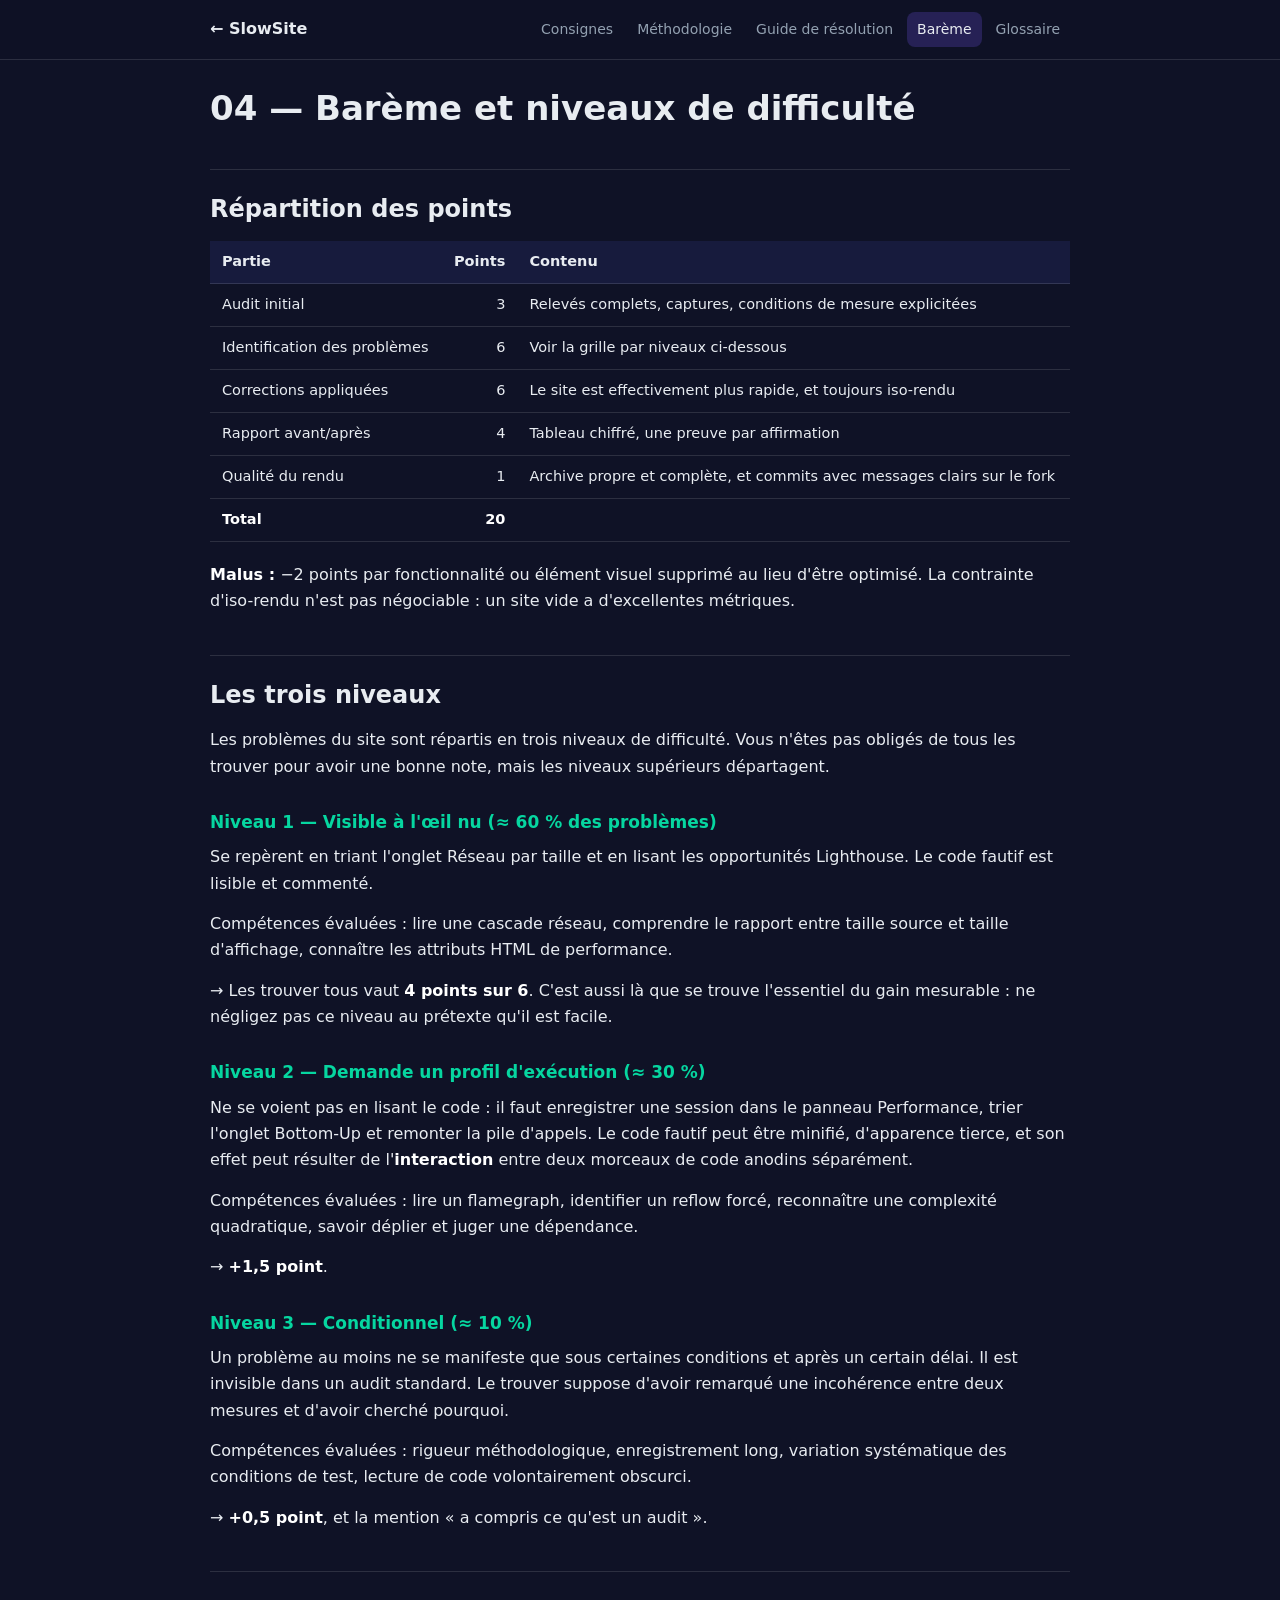
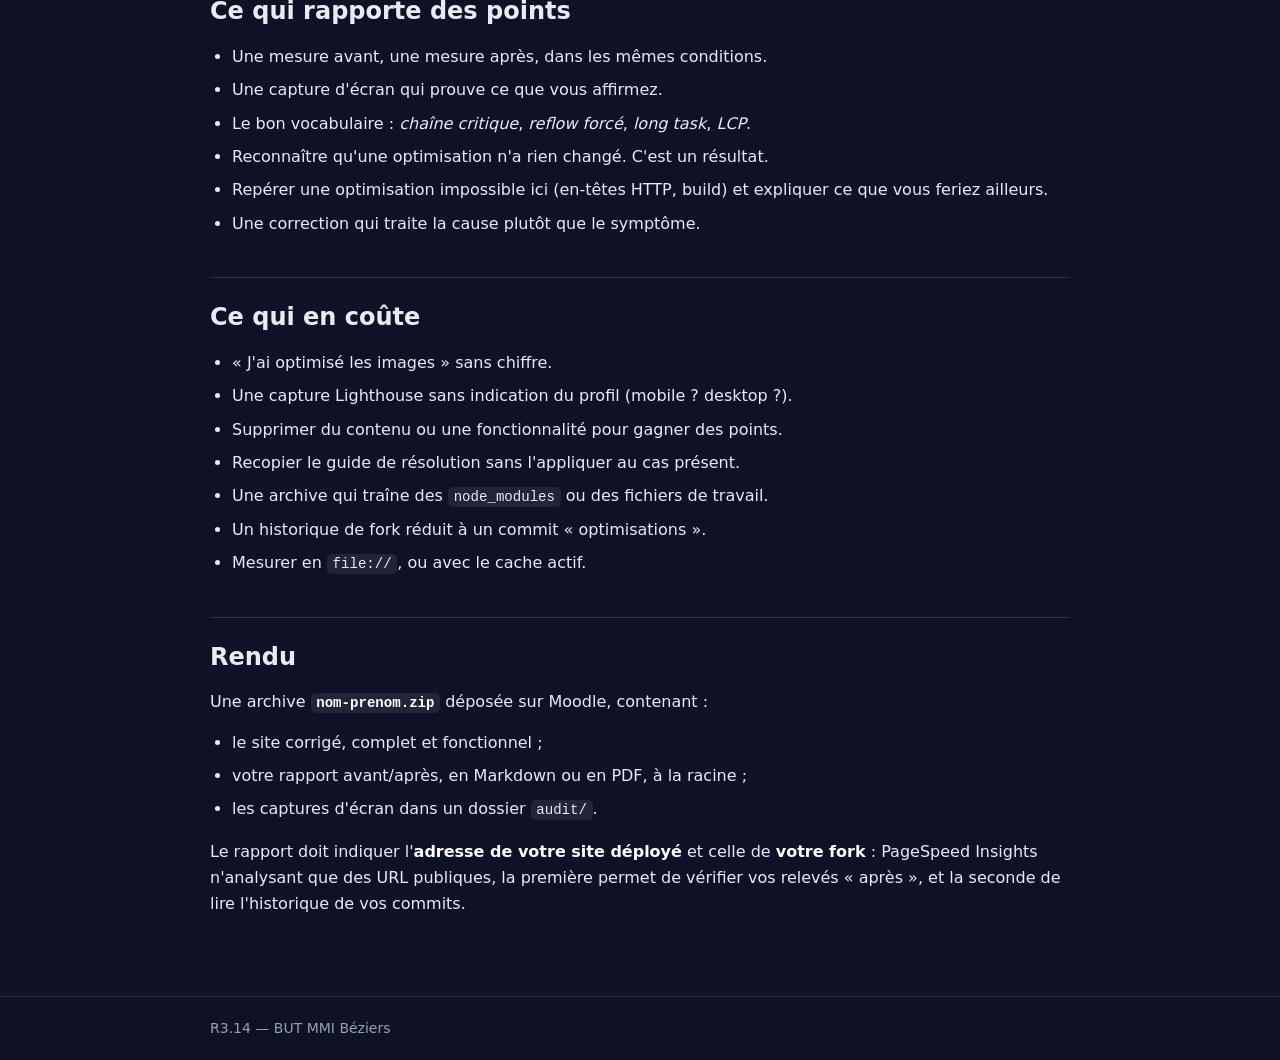
<file: bareme.html>
<!DOCTYPE html>
<html lang="fr">
<head>
<meta charset="utf-8">
<meta name="viewport" content="width=device-width, initial-scale=1">
<title>Barème — TP R3.14</title>
<meta name="description" content="**Malus :** −2 points par fonctionnalité ou élément visuel supprimé au lieu">
<link rel="stylesheet" href="css/docs.css">
</head>
<body>
<!-- Page générée par tools/build-docs.py à partir de docs/04-bareme.md.
     Ne pas modifier directement : éditer le Markdown puis régénérer. -->
<header class="docs-head">
  <div class="docs-wrap">
    <a class="docs-home" href="index.html">← SlowSite</a>
    <nav class="docs-nav"><a href="consignes.html">Consignes</a><a href="methodologie.html">Méthodologie</a><a href="guide.html">Guide de résolution</a><a href="bareme.html" class="on">Barème</a><a href="glossaire.html">Glossaire</a></nav>
  </div>
</header>
<main class="docs-wrap docs-body">
<h1>04 — Barème et niveaux de difficulté</h1>
<h2>Répartition des points</h2>
<div class="docs-table"><table>
<thead><tr><th>Partie</th><th style="text-align:right">Points</th><th>Contenu</th></tr></thead>
<tbody>
<tr><td>Audit initial</td><td style="text-align:right">3</td><td>Relevés complets, captures, conditions de mesure explicitées</td></tr>
<tr><td>Identification des problèmes</td><td style="text-align:right">6</td><td>Voir la grille par niveaux ci-dessous</td></tr>
<tr><td>Corrections appliquées</td><td style="text-align:right">6</td><td>Le site est effectivement plus rapide, et toujours iso-rendu</td></tr>
<tr><td>Rapport avant/après</td><td style="text-align:right">4</td><td>Tableau chiffré, une preuve par affirmation</td></tr>
<tr><td>Qualité du rendu</td><td style="text-align:right">1</td><td>Archive propre et complète, et commits avec messages clairs sur le fork</td></tr>
<tr><td><strong>Total</strong></td><td style="text-align:right"><strong>20</strong></td><td></td></tr>
</tbody></table></div>
<p><strong>Malus :</strong> −2 points par fonctionnalité ou élément visuel supprimé au lieu d'être optimisé. La contrainte d'iso-rendu n'est pas négociable : un site vide a d'excellentes métriques.</p>
<h2>Les trois niveaux</h2>
<p>Les problèmes du site sont répartis en trois niveaux de difficulté. Vous n'êtes pas obligés de tous les trouver pour avoir une bonne note, mais les niveaux supérieurs départagent.</p>
<h3>Niveau 1 — Visible à l'œil nu (≈ 60 % des problèmes)</h3>
<p>Se repèrent en triant l'onglet Réseau par taille et en lisant les opportunités Lighthouse. Le code fautif est lisible et commenté.</p>
<p>Compétences évaluées : lire une cascade réseau, comprendre le rapport entre taille source et taille d'affichage, connaître les attributs HTML de performance.</p>
<p>→ Les trouver tous vaut <strong>4 points sur 6</strong>. C'est aussi là que se trouve l'essentiel du gain mesurable : ne négligez pas ce niveau au prétexte qu'il est facile.</p>
<h3>Niveau 2 — Demande un profil d'exécution (≈ 30 %)</h3>
<p>Ne se voient pas en lisant le code : il faut enregistrer une session dans le panneau Performance, trier l'onglet Bottom-Up et remonter la pile d'appels. Le code fautif peut être minifié, d'apparence tierce, et son effet peut résulter de l'<strong>interaction</strong> entre deux morceaux de code anodins séparément.</p>
<p>Compétences évaluées : lire un flamegraph, identifier un reflow forcé, reconnaître une complexité quadratique, savoir déplier et juger une dépendance.</p>
<p>→ <strong>+1,5 point</strong>.</p>
<h3>Niveau 3 — Conditionnel (≈ 10 %)</h3>
<p>Un problème au moins ne se manifeste que sous certaines conditions et après un certain délai. Il est invisible dans un audit standard. Le trouver suppose d'avoir remarqué une incohérence entre deux mesures et d'avoir cherché pourquoi.</p>
<p>Compétences évaluées : rigueur méthodologique, enregistrement long, variation systématique des conditions de test, lecture de code volontairement obscurci.</p>
<p>→ <strong>+0,5 point</strong>, et la mention « a compris ce qu'est un audit ».</p>
<h2>Ce qui rapporte des points</h2>
<ul><li>Une mesure avant, une mesure après, dans les mêmes conditions.</li><li>Une capture d'écran qui prouve ce que vous affirmez.</li><li>Le bon vocabulaire : <em>chaîne critique</em>, <em>reflow forcé</em>, <em>long task</em>, <em>LCP</em>.</li><li>Reconnaître qu'une optimisation n'a rien changé. C'est un résultat.</li><li>Repérer une optimisation impossible ici (en-têtes HTTP, build) et expliquer ce que vous feriez ailleurs.</li><li>Une correction qui traite la cause plutôt que le symptôme.</li></ul>
<h2>Ce qui en coûte</h2>
<ul><li>« J'ai optimisé les images » sans chiffre.</li><li>Une capture Lighthouse sans indication du profil (mobile ? desktop ?).</li><li>Supprimer du contenu ou une fonctionnalité pour gagner des points.</li><li>Recopier le guide de résolution sans l'appliquer au cas présent.</li><li>Une archive qui traîne des <code>node_modules</code> ou des fichiers de travail.</li><li>Un historique de fork réduit à un commit « optimisations ».</li><li>Mesurer en <code>file://</code>, ou avec le cache actif.</li></ul>
<h2>Rendu</h2>
<p>Une archive <strong><code>nom-prenom.zip</code></strong> déposée sur Moodle, contenant :</p>
<ul><li>le site corrigé, complet et fonctionnel ;</li><li>votre rapport avant/après, en Markdown ou en PDF, à la racine ;</li><li>les captures d'écran dans un dossier <code>audit/</code>.</li></ul>
<p>Le rapport doit indiquer l'<strong>adresse de votre site déployé</strong> et celle de <strong>votre fork</strong> : PageSpeed Insights n'analysant que des URL publiques, la première permet de vérifier vos relevés « après », et la seconde de lire l'historique de vos commits.</p>
</main>
<footer class="docs-foot">
  <div class="docs-wrap">R3.14 — BUT MMI Béziers</div>
</footer>
</body>
</html>
</file>
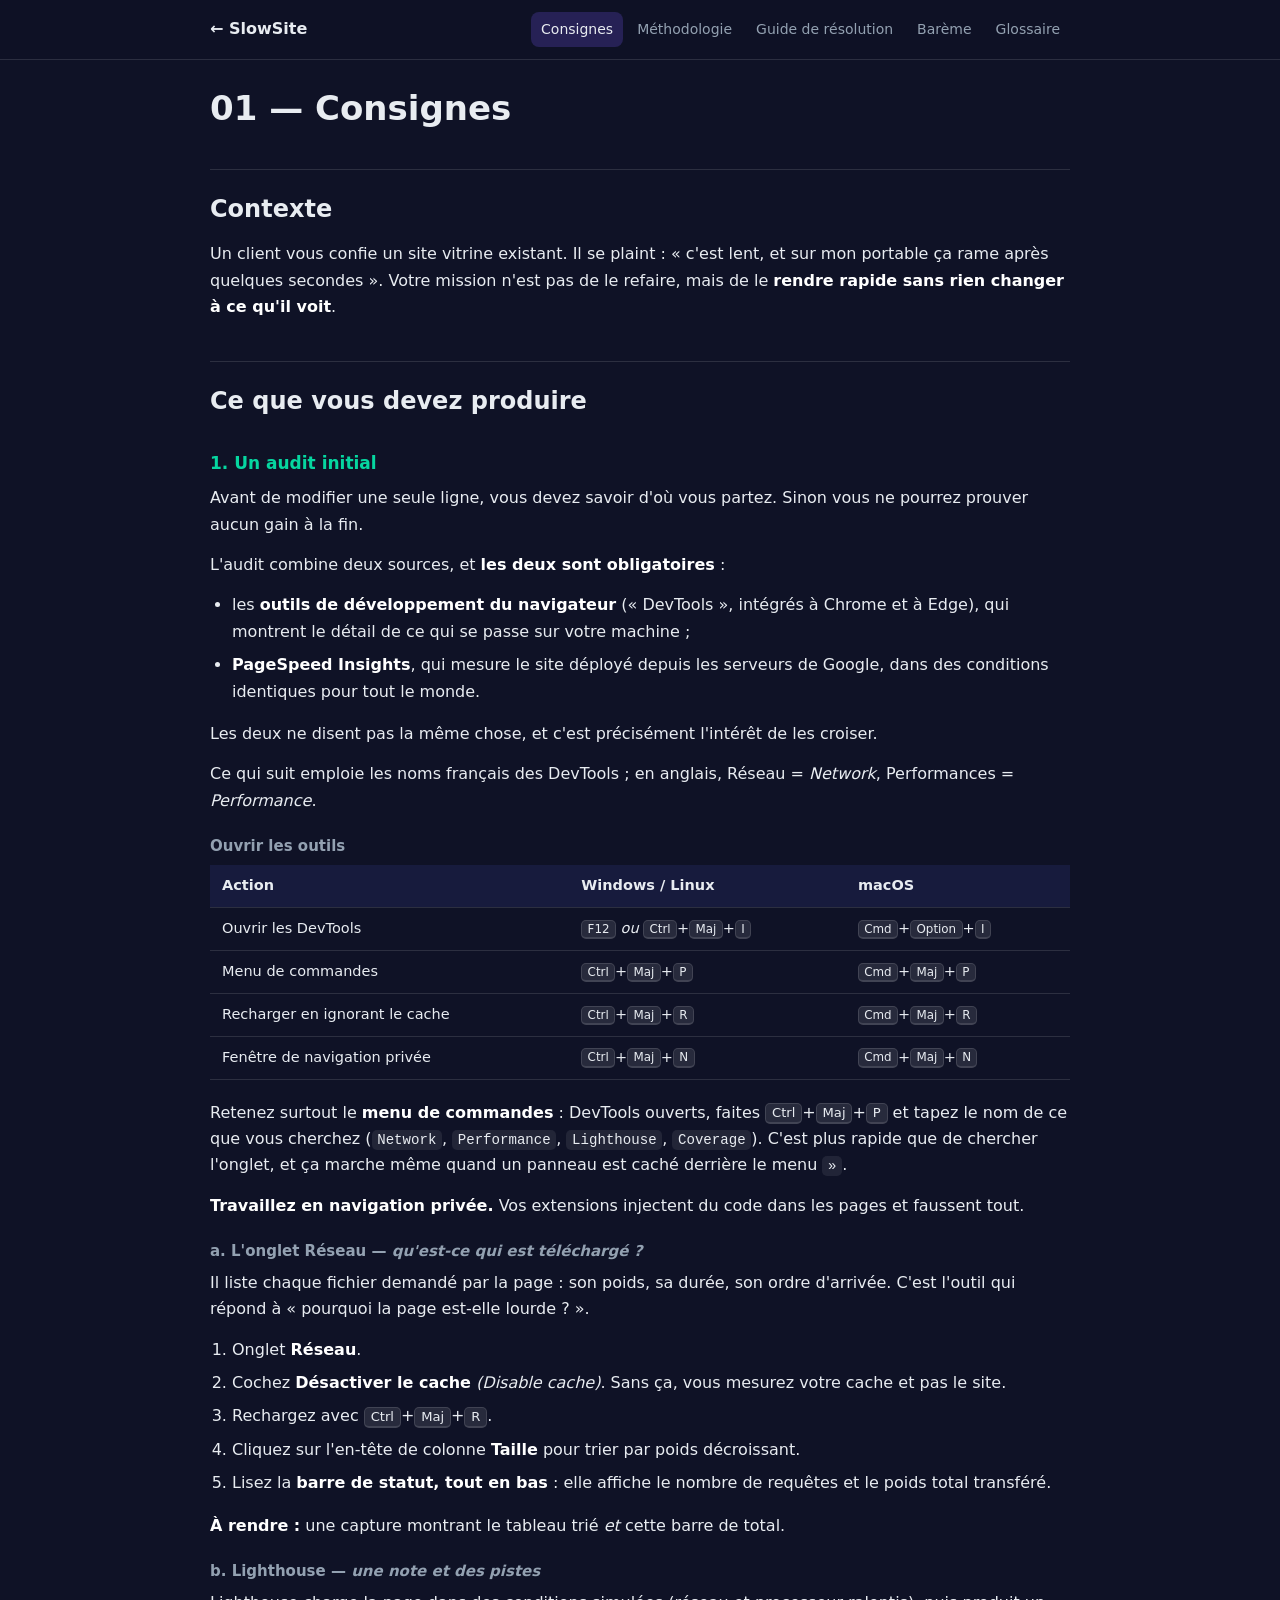
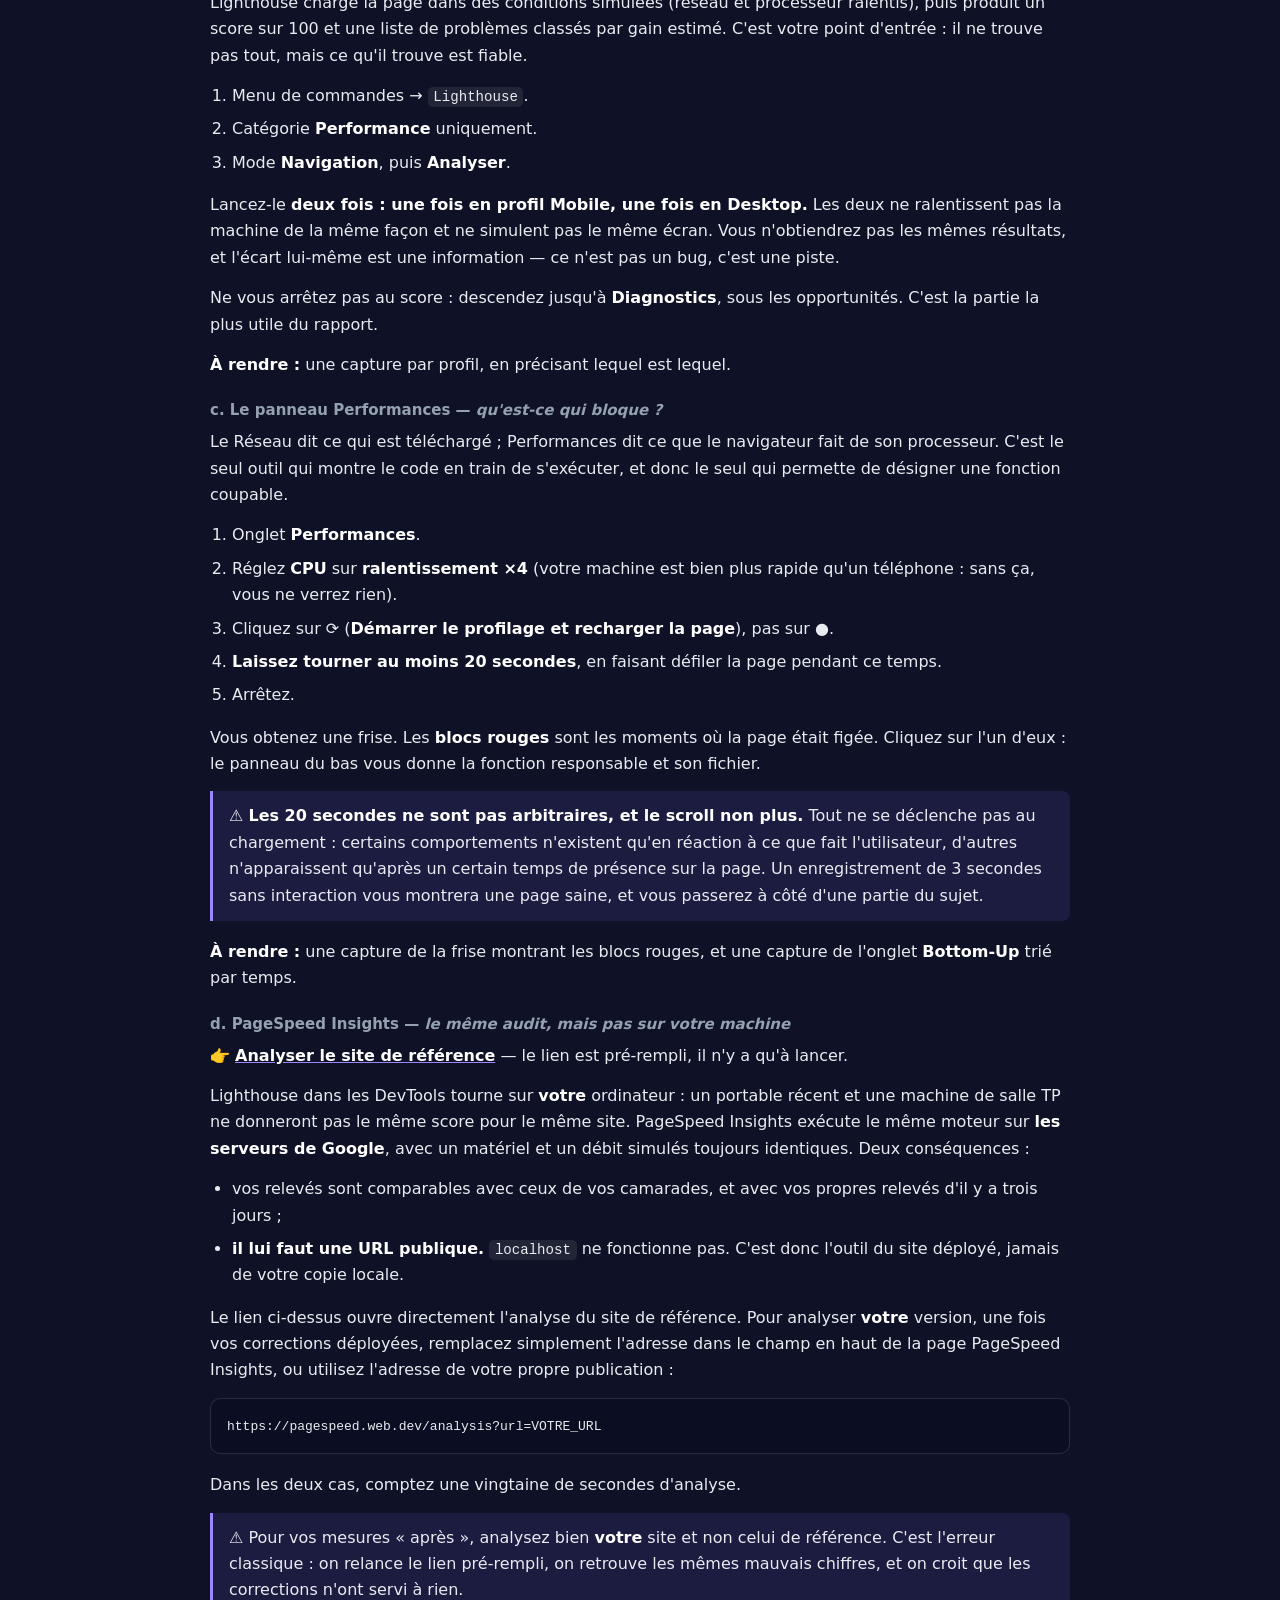
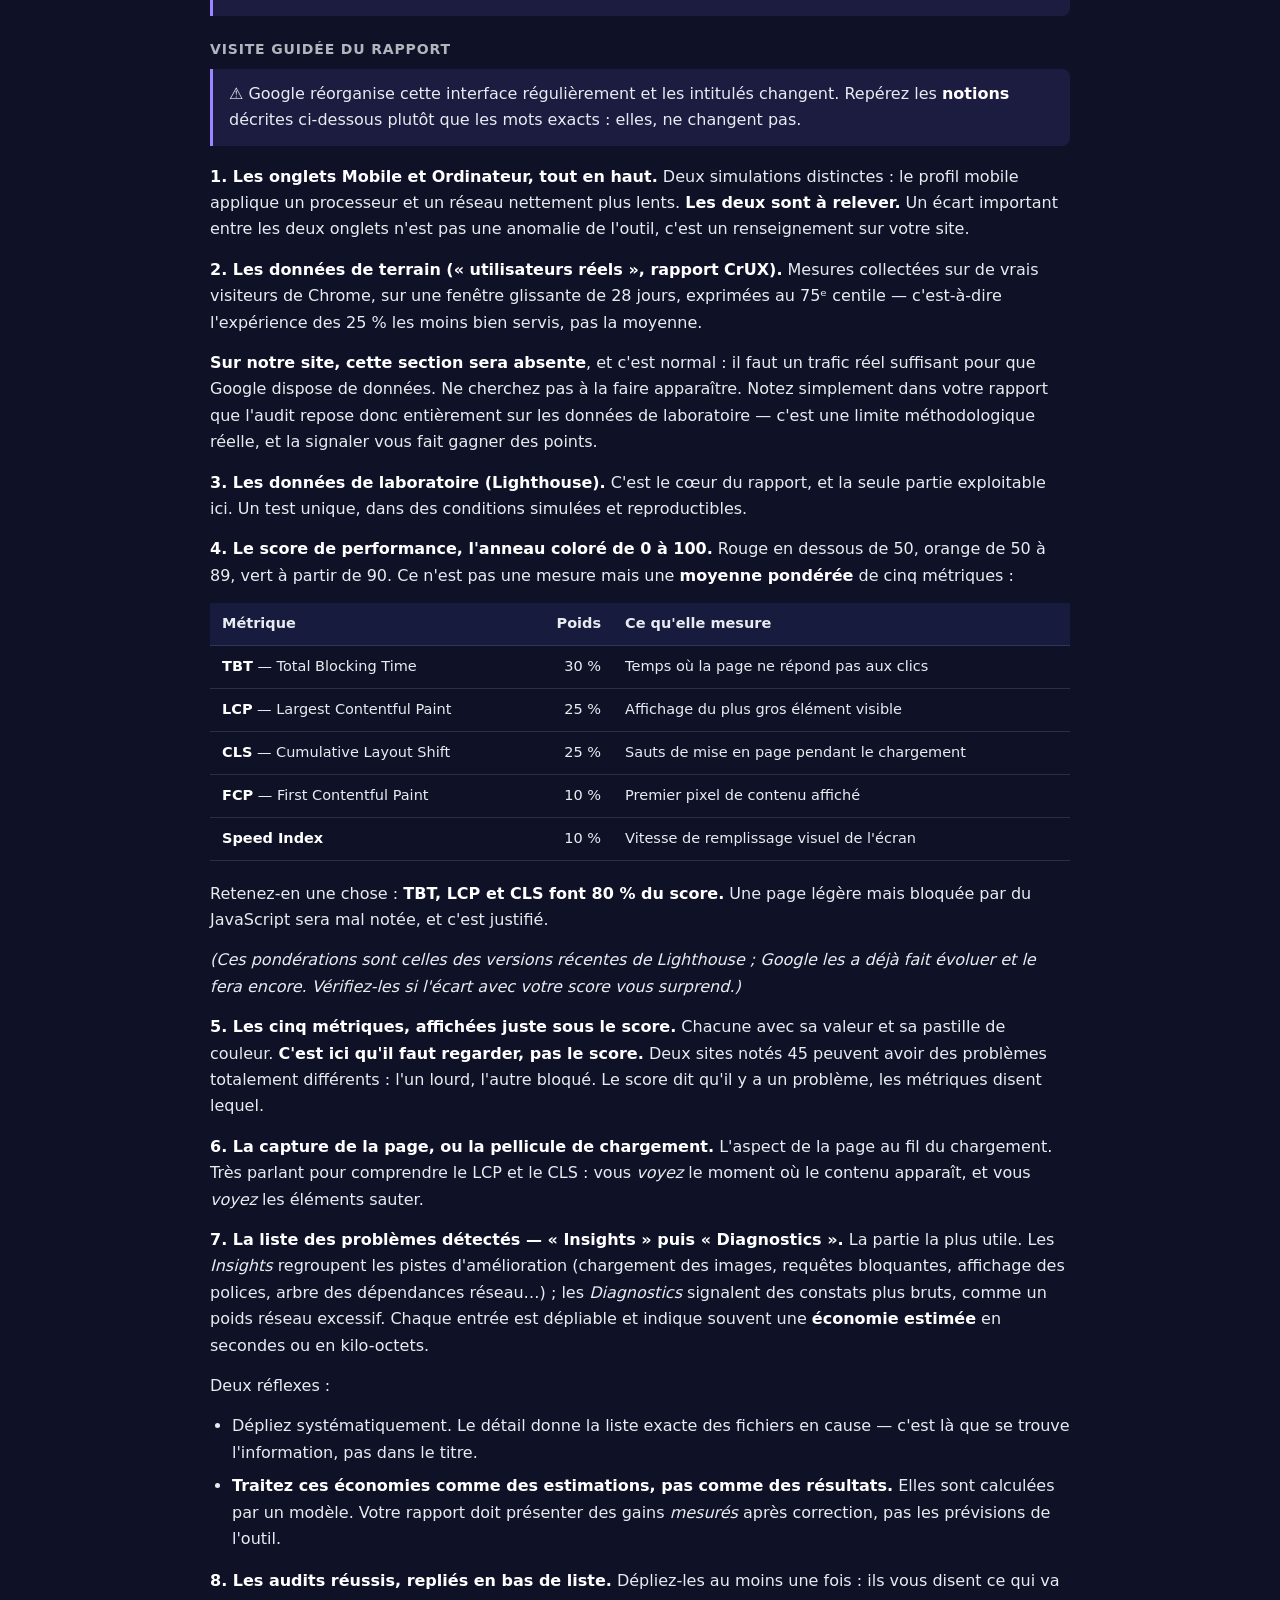
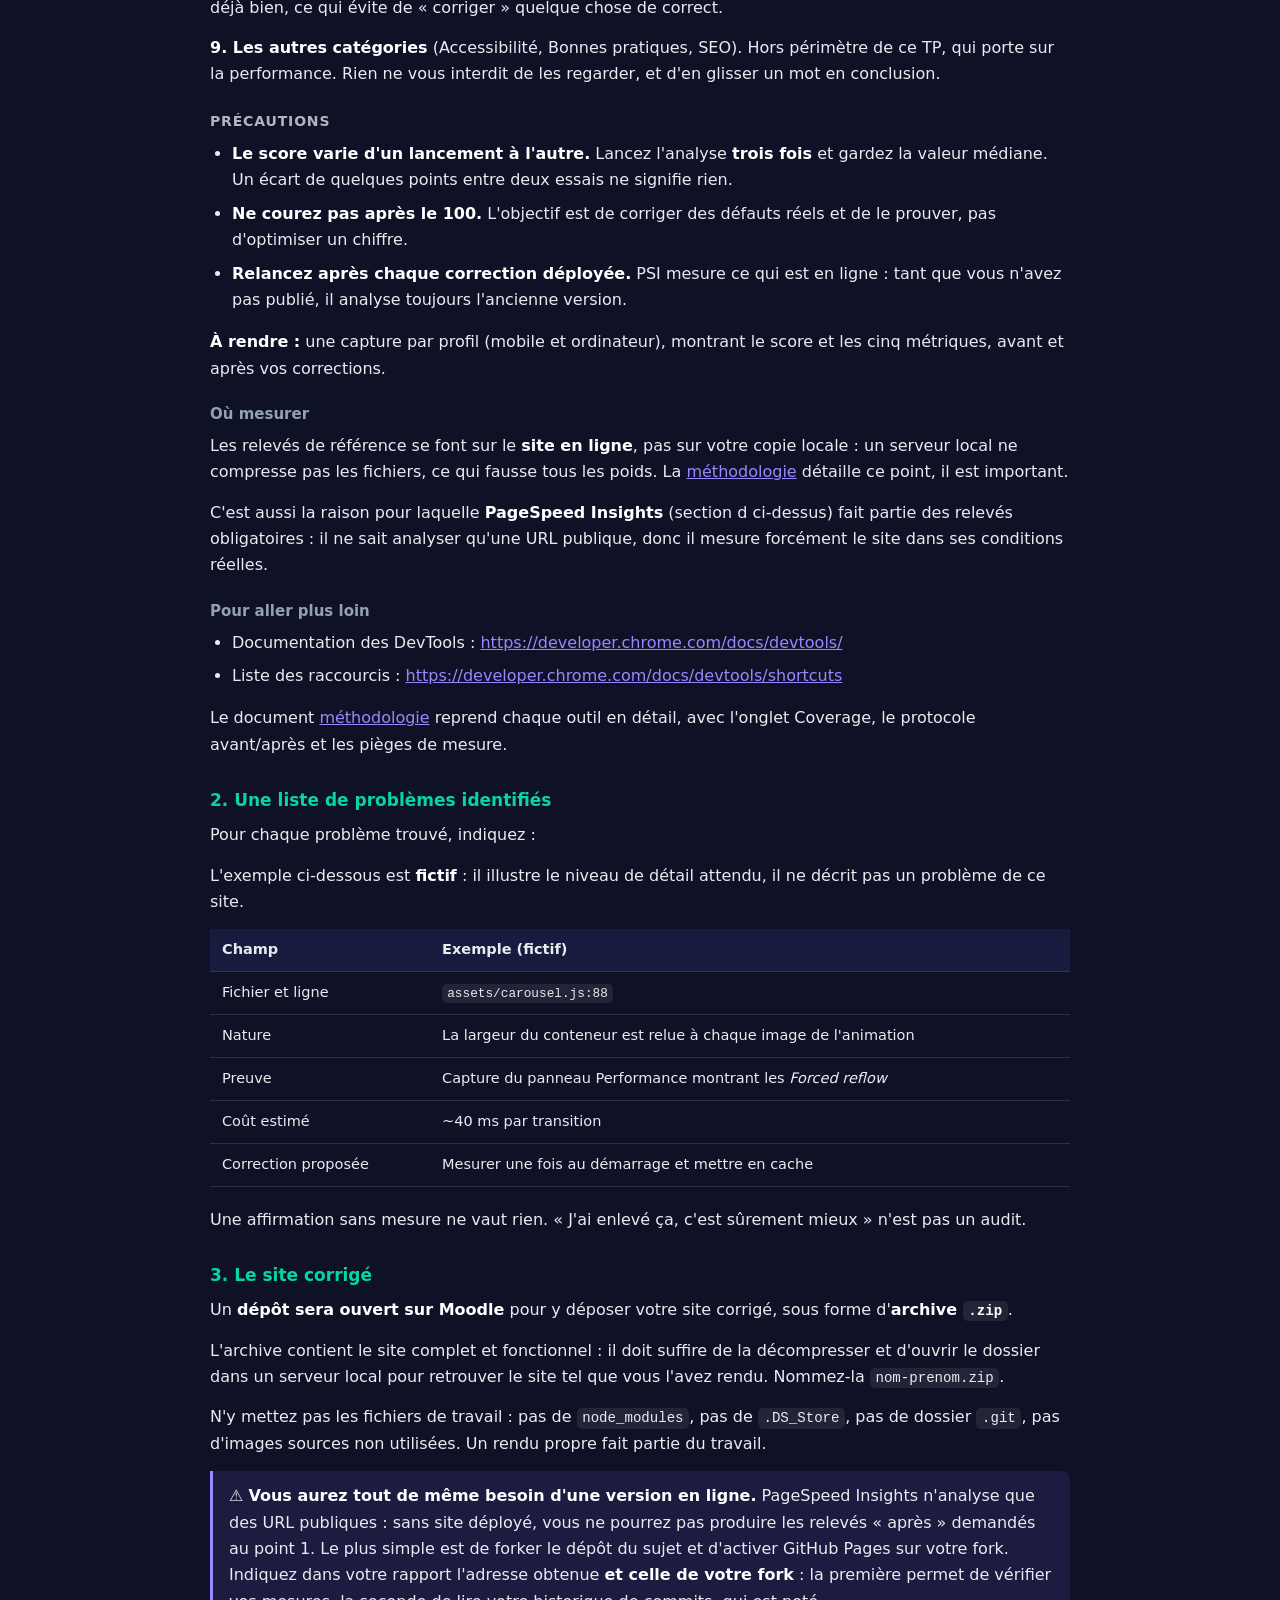
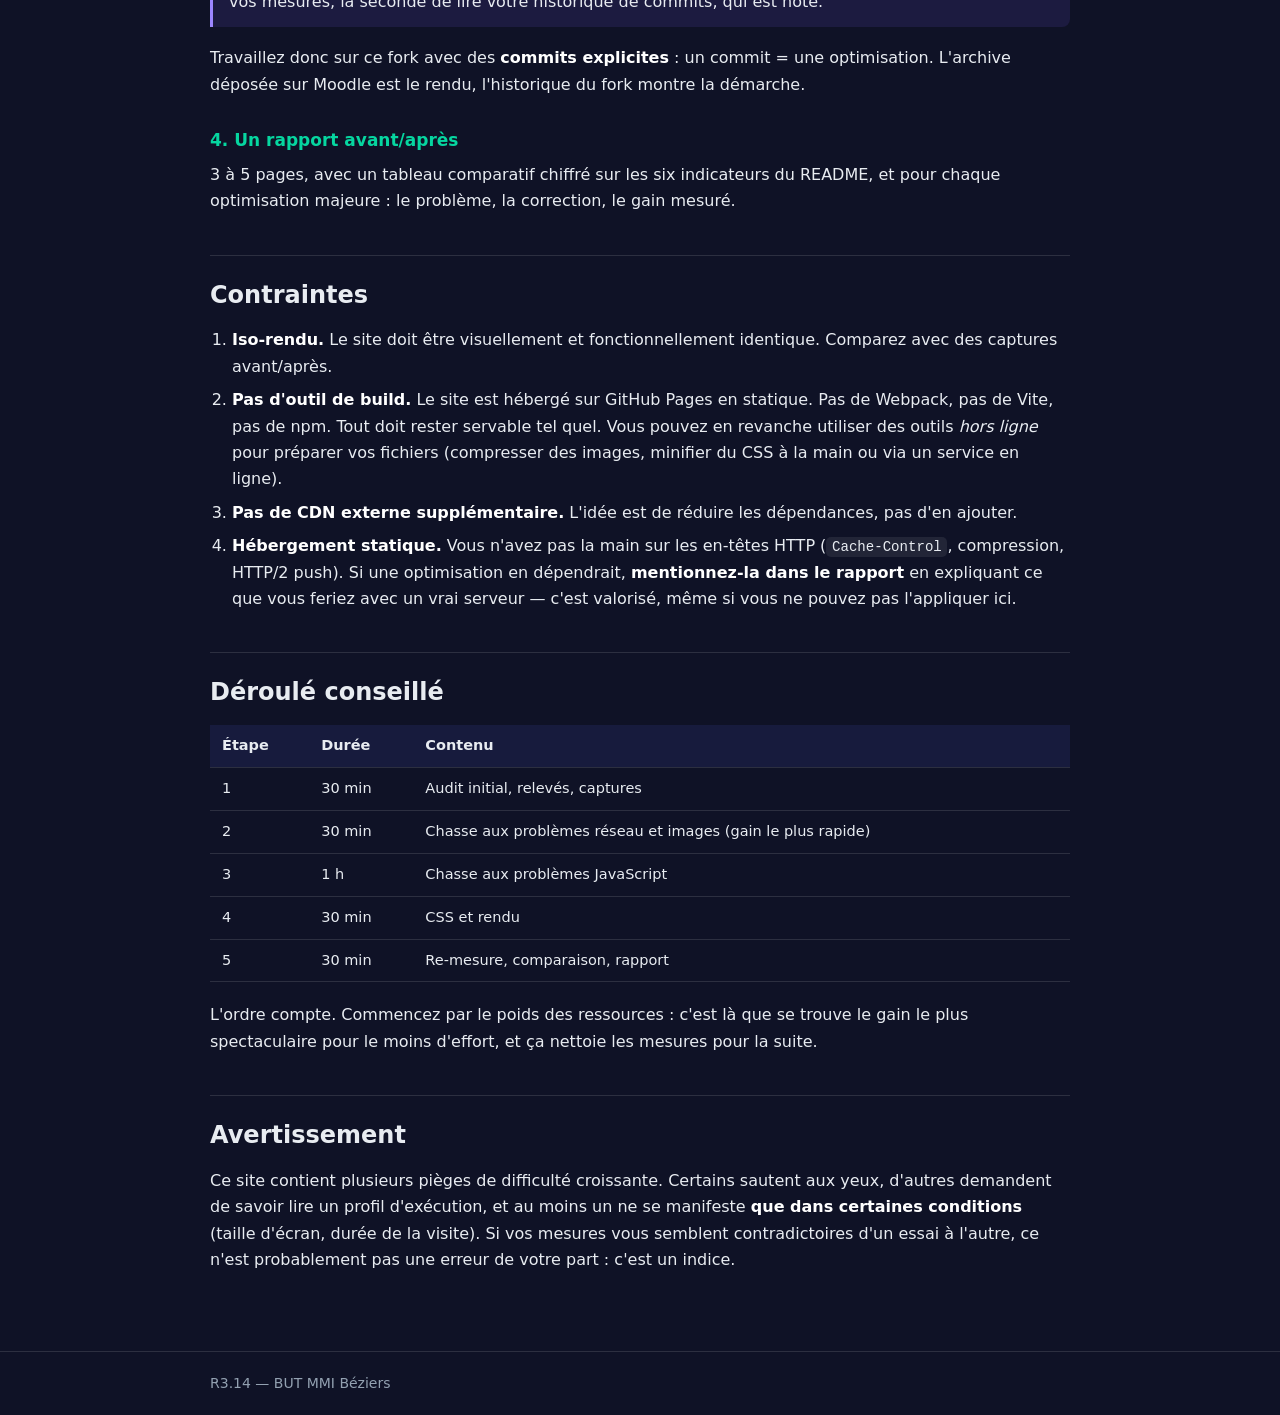
<file: consignes.html>
<!DOCTYPE html>
<html lang="fr">
<head>
<meta charset="utf-8">
<meta name="viewport" content="width=device-width, initial-scale=1">
<title>Consignes — TP R3.14</title>
<meta name="description" content="Un client vous confie un site vitrine existant. Il se plaint : « c&#x27;est lent,">
<link rel="stylesheet" href="css/docs.css">
</head>
<body>
<!-- Page générée par tools/build-docs.py à partir de docs/01-consignes.md.
     Ne pas modifier directement : éditer le Markdown puis régénérer. -->
<header class="docs-head">
  <div class="docs-wrap">
    <a class="docs-home" href="index.html">← SlowSite</a>
    <nav class="docs-nav"><a href="consignes.html" class="on">Consignes</a><a href="methodologie.html">Méthodologie</a><a href="guide.html">Guide de résolution</a><a href="bareme.html">Barème</a><a href="glossaire.html">Glossaire</a></nav>
  </div>
</header>
<main class="docs-wrap docs-body">
<h1>01 — Consignes</h1>
<h2>Contexte</h2>
<p>Un client vous confie un site vitrine existant. Il se plaint : « c'est lent, et sur mon portable ça rame après quelques secondes ». Votre mission n'est pas de le refaire, mais de le <strong>rendre rapide sans rien changer à ce qu'il voit</strong>.</p>
<h2>Ce que vous devez produire</h2>
<h3>1. Un audit initial</h3>
<p>Avant de modifier une seule ligne, vous devez savoir d'où vous partez. Sinon vous ne pourrez prouver aucun gain à la fin.</p>
<p>L'audit combine deux sources, et <strong>les deux sont obligatoires</strong> :</p>
<ul><li>les <strong>outils de développement du navigateur</strong> (« DevTools », intégrés à Chrome et à Edge), qui montrent le détail de ce qui se passe sur votre machine ;</li><li><strong>PageSpeed Insights</strong>, qui mesure le site déployé depuis les serveurs de Google, dans des conditions identiques pour tout le monde.</li></ul>
<p>Les deux ne disent pas la même chose, et c'est précisément l'intérêt de les croiser.</p>
<p>Ce qui suit emploie les noms français des DevTools ; en anglais, Réseau = <em>Network</em>, Performances = <em>Performance</em>.</p>
<h4>Ouvrir les outils</h4>
<div class="docs-table"><table>
<thead><tr><th>Action</th><th>Windows / Linux</th><th>macOS</th></tr></thead>
<tbody>
<tr><td>Ouvrir les DevTools</td><td><kbd>F12</kbd> <em>ou</em> <kbd>Ctrl</kbd>+<kbd>Maj</kbd>+<kbd>I</kbd></td><td><kbd>Cmd</kbd>+<kbd>Option</kbd>+<kbd>I</kbd></td></tr>
<tr><td>Menu de commandes</td><td><kbd>Ctrl</kbd>+<kbd>Maj</kbd>+<kbd>P</kbd></td><td><kbd>Cmd</kbd>+<kbd>Maj</kbd>+<kbd>P</kbd></td></tr>
<tr><td>Recharger en ignorant le cache</td><td><kbd>Ctrl</kbd>+<kbd>Maj</kbd>+<kbd>R</kbd></td><td><kbd>Cmd</kbd>+<kbd>Maj</kbd>+<kbd>R</kbd></td></tr>
<tr><td>Fenêtre de navigation privée</td><td><kbd>Ctrl</kbd>+<kbd>Maj</kbd>+<kbd>N</kbd></td><td><kbd>Cmd</kbd>+<kbd>Maj</kbd>+<kbd>N</kbd></td></tr>
</tbody></table></div>
<p>Retenez surtout le <strong>menu de commandes</strong> : DevTools ouverts, faites <kbd>Ctrl</kbd>+<kbd>Maj</kbd>+<kbd>P</kbd> et tapez le nom de ce que vous cherchez (<code>Network</code>, <code>Performance</code>, <code>Lighthouse</code>, <code>Coverage</code>). C'est plus rapide que de chercher l'onglet, et ça marche même quand un panneau est caché derrière le menu <code>»</code>.</p>
<p><strong>Travaillez en navigation privée.</strong> Vos extensions injectent du code dans les pages et faussent tout.</p>
<h4>a. L'onglet Réseau — <em>qu'est-ce qui est téléchargé ?</em></h4>
<p>Il liste chaque fichier demandé par la page : son poids, sa durée, son ordre d'arrivée. C'est l'outil qui répond à « pourquoi la page est-elle lourde ? ».</p>
<ol><li>Onglet <strong>Réseau</strong>.</li><li>Cochez <strong>Désactiver le cache</strong> <em>(Disable cache)</em>. Sans ça, vous mesurez votre cache et pas le site.</li><li>Rechargez avec <kbd>Ctrl</kbd>+<kbd>Maj</kbd>+<kbd>R</kbd>.</li><li>Cliquez sur l'en-tête de colonne <strong>Taille</strong> pour trier par poids décroissant.</li><li>Lisez la <strong>barre de statut, tout en bas</strong> : elle affiche le nombre de requêtes et le poids total transféré.</li></ol>
<p><strong>À rendre :</strong> une capture montrant le tableau trié <em>et</em> cette barre de total.</p>
<h4>b. Lighthouse — <em>une note et des pistes</em></h4>
<p>Lighthouse charge la page dans des conditions simulées (réseau et processeur ralentis), puis produit un score sur 100 et une liste de problèmes classés par gain estimé. C'est votre point d'entrée : il ne trouve pas tout, mais ce qu'il trouve est fiable.</p>
<ol><li>Menu de commandes → <code>Lighthouse</code>.</li><li>Catégorie <strong>Performance</strong> uniquement.</li><li>Mode <strong>Navigation</strong>, puis <strong>Analyser</strong>.</li></ol>
<p>Lancez-le <strong>deux fois : une fois en profil Mobile, une fois en Desktop.</strong> Les deux ne ralentissent pas la machine de la même façon et ne simulent pas le même écran. Vous n'obtiendrez pas les mêmes résultats, et l'écart lui-même est une information — ce n'est pas un bug, c'est une piste.</p>
<p>Ne vous arrêtez pas au score : descendez jusqu'à <strong>Diagnostics</strong>, sous les opportunités. C'est la partie la plus utile du rapport.</p>
<p><strong>À rendre :</strong> une capture par profil, en précisant lequel est lequel.</p>
<h4>c. Le panneau Performances — <em>qu'est-ce qui bloque ?</em></h4>
<p>Le Réseau dit ce qui est téléchargé ; Performances dit ce que le navigateur fait de son processeur. C'est le seul outil qui montre le code en train de s'exécuter, et donc le seul qui permette de désigner une fonction coupable.</p>
<ol><li>Onglet <strong>Performances</strong>.</li><li>Réglez <strong>CPU</strong> sur <strong>ralentissement ×4</strong> (votre machine est bien plus rapide qu'un téléphone : sans ça, vous ne verrez rien).</li><li>Cliquez sur ⟳ (<strong>Démarrer le profilage et recharger la page</strong>), pas sur ●.</li><li><strong>Laissez tourner au moins 20 secondes</strong>, en faisant défiler la page pendant ce temps.</li><li>Arrêtez.</li></ol>
<p>Vous obtenez une frise. Les <strong>blocs rouges</strong> sont les moments où la page était figée. Cliquez sur l'un d'eux : le panneau du bas vous donne la fonction responsable et son fichier.</p>
<blockquote><p>⚠️ <strong>Les 20 secondes ne sont pas arbitraires, et le scroll non plus.</strong> Tout ne se déclenche pas au chargement : certains comportements n'existent qu'en réaction à ce que fait l'utilisateur, d'autres n'apparaissent qu'après un certain temps de présence sur la page. Un enregistrement de 3 secondes sans interaction vous montrera une page saine, et vous passerez à côté d'une partie du sujet.</p></blockquote>
<p><strong>À rendre :</strong> une capture de la frise montrant les blocs rouges, et une capture de l'onglet <strong>Bottom-Up</strong> trié par temps.</p>
<h4>d. PageSpeed Insights — <em>le même audit, mais pas sur votre machine</em></h4>
<p>👉 <a href="https://pagespeed.web.dev/analysis?url=https%3A%2F%2Fnico3807.github.io%2FR314-optimisation-site%2F" target="_blank" rel="noopener"><strong>Analyser le site de référence</strong></a> — le lien est pré-rempli, il n'y a qu'à lancer.</p>
<p>Lighthouse dans les DevTools tourne sur <strong>votre</strong> ordinateur : un portable récent et une machine de salle TP ne donneront pas le même score pour le même site. PageSpeed Insights exécute le même moteur sur <strong>les serveurs de Google</strong>, avec un matériel et un débit simulés toujours identiques. Deux conséquences :</p>
<ul><li>vos relevés sont comparables avec ceux de vos camarades, et avec vos propres relevés d'il y a trois jours ;</li><li><strong>il lui faut une URL publique.</strong> <code>localhost</code> ne fonctionne pas. C'est donc l'outil du site déployé, jamais de votre copie locale.</li></ul>
<p>Le lien ci-dessus ouvre directement l'analyse du site de référence. Pour analyser <strong>votre</strong> version, une fois vos corrections déployées, remplacez simplement l'adresse dans le champ en haut de la page PageSpeed Insights, ou utilisez l'adresse de votre propre publication :</p>
<pre><code>https://pagespeed.web.dev/analysis?url=VOTRE_URL</code></pre>
<p>Dans les deux cas, comptez une vingtaine de secondes d'analyse.</p>
<blockquote><p>⚠️ Pour vos mesures « après », analysez bien <strong>votre</strong> site et non celui de référence. C'est l'erreur classique : on relance le lien pré-rempli, on retrouve les mêmes mauvais chiffres, et on croit que les corrections n'ont servi à rien.</p></blockquote>
<h5>Visite guidée du rapport</h5>
<blockquote><p>⚠️ Google réorganise cette interface régulièrement et les intitulés changent. Repérez les <strong>notions</strong> décrites ci-dessous plutôt que les mots exacts : elles, ne changent pas.</p></blockquote>
<p><strong>1. Les onglets Mobile et Ordinateur, tout en haut.</strong> Deux simulations distinctes : le profil mobile applique un processeur et un réseau nettement plus lents. <strong>Les deux sont à relever.</strong> Un écart important entre les deux onglets n'est pas une anomalie de l'outil, c'est un renseignement sur votre site.</p>
<p><strong>2. Les données de terrain (« utilisateurs réels », rapport CrUX).</strong> Mesures collectées sur de vrais visiteurs de Chrome, sur une fenêtre glissante de 28 jours, exprimées au 75ᵉ centile — c'est-à-dire l'expérience des 25 % les moins bien servis, pas la moyenne.</p>
<p><strong>Sur notre site, cette section sera absente</strong>, et c'est normal : il faut un trafic réel suffisant pour que Google dispose de données. Ne cherchez pas à la faire apparaître. Notez simplement dans votre rapport que l'audit repose donc entièrement sur les données de laboratoire — c'est une limite méthodologique réelle, et la signaler vous fait gagner des points.</p>
<p><strong>3. Les données de laboratoire (Lighthouse).</strong> C'est le cœur du rapport, et la seule partie exploitable ici. Un test unique, dans des conditions simulées et reproductibles.</p>
<p><strong>4. Le score de performance, l'anneau coloré de 0 à 100.</strong> Rouge en dessous de 50, orange de 50 à 89, vert à partir de 90. Ce n'est pas une mesure mais une <strong>moyenne pondérée</strong> de cinq métriques :</p>
<div class="docs-table"><table>
<thead><tr><th>Métrique</th><th style="text-align:right">Poids</th><th>Ce qu'elle mesure</th></tr></thead>
<tbody>
<tr><td><strong>TBT</strong> — Total Blocking Time</td><td style="text-align:right">30 %</td><td>Temps où la page ne répond pas aux clics</td></tr>
<tr><td><strong>LCP</strong> — Largest Contentful Paint</td><td style="text-align:right">25 %</td><td>Affichage du plus gros élément visible</td></tr>
<tr><td><strong>CLS</strong> — Cumulative Layout Shift</td><td style="text-align:right">25 %</td><td>Sauts de mise en page pendant le chargement</td></tr>
<tr><td><strong>FCP</strong> — First Contentful Paint</td><td style="text-align:right">10 %</td><td>Premier pixel de contenu affiché</td></tr>
<tr><td><strong>Speed Index</strong></td><td style="text-align:right">10 %</td><td>Vitesse de remplissage visuel de l'écran</td></tr>
</tbody></table></div>
<p>Retenez-en une chose : <strong>TBT, LCP et CLS font 80 % du score.</strong> Une page légère mais bloquée par du JavaScript sera mal notée, et c'est justifié.</p>
<p><em>(Ces pondérations sont celles des versions récentes de Lighthouse ; Google les a déjà fait évoluer et le fera encore. Vérifiez-les si l'écart avec votre score vous surprend.)</em></p>
<p><strong>5. Les cinq métriques, affichées juste sous le score.</strong> Chacune avec sa valeur et sa pastille de couleur. <strong>C'est ici qu'il faut regarder, pas le score.</strong> Deux sites notés 45 peuvent avoir des problèmes totalement différents : l'un lourd, l'autre bloqué. Le score dit qu'il y a un problème, les métriques disent lequel.</p>
<p><strong>6. La capture de la page, ou la pellicule de chargement.</strong> L'aspect de la page au fil du chargement. Très parlant pour comprendre le LCP et le CLS : vous <em>voyez</em> le moment où le contenu apparaît, et vous <em>voyez</em> les éléments sauter.</p>
<p><strong>7. La liste des problèmes détectés — « Insights » puis « Diagnostics ».</strong> La partie la plus utile. Les <em>Insights</em> regroupent les pistes d'amélioration (chargement des images, requêtes bloquantes, affichage des polices, arbre des dépendances réseau…) ; les <em>Diagnostics</em> signalent des constats plus bruts, comme un poids réseau excessif. Chaque entrée est dépliable et indique souvent une <strong>économie estimée</strong> en secondes ou en kilo-octets.</p>
<p>Deux réflexes :</p>
<ul><li>Dépliez systématiquement. Le détail donne la liste exacte des fichiers en cause — c'est là que se trouve l'information, pas dans le titre.</li><li><strong>Traitez ces économies comme des estimations, pas comme des résultats.</strong> Elles sont calculées par un modèle. Votre rapport doit présenter des gains <em>mesurés</em> après correction, pas les prévisions de l'outil.</li></ul>
<p><strong>8. Les audits réussis, repliés en bas de liste.</strong> Dépliez-les au moins une fois : ils vous disent ce qui va déjà bien, ce qui évite de « corriger » quelque chose de correct.</p>
<p><strong>9. Les autres catégories</strong> (Accessibilité, Bonnes pratiques, SEO). Hors périmètre de ce TP, qui porte sur la performance. Rien ne vous interdit de les regarder, et d'en glisser un mot en conclusion.</p>
<h5>Précautions</h5>
<ul><li><strong>Le score varie d'un lancement à l'autre.</strong> Lancez l'analyse <strong>trois fois</strong> et gardez la valeur médiane. Un écart de quelques points entre deux essais ne signifie rien.</li><li><strong>Ne courez pas après le 100.</strong> L'objectif est de corriger des défauts réels et de le prouver, pas d'optimiser un chiffre.</li><li><strong>Relancez après chaque correction déployée.</strong> PSI mesure ce qui est en ligne : tant que vous n'avez pas publié, il analyse toujours l'ancienne version.</li></ul>
<p><strong>À rendre :</strong> une capture par profil (mobile et ordinateur), montrant le score et les cinq métriques, avant et après vos corrections.</p>
<h4>Où mesurer</h4>
<p>Les relevés de référence se font sur le <strong>site en ligne</strong>, pas sur votre copie locale : un serveur local ne compresse pas les fichiers, ce qui fausse tous les poids. La <a href="methodologie.html">méthodologie</a> détaille ce point, il est important.</p>
<p>C'est aussi la raison pour laquelle <strong>PageSpeed Insights</strong> (section d ci-dessus) fait partie des relevés obligatoires : il ne sait analyser qu'une URL publique, donc il mesure forcément le site dans ses conditions réelles.</p>
<h4>Pour aller plus loin</h4>
<ul><li>Documentation des DevTools : <a href="https://developer.chrome.com/docs/devtools/" target="_blank" rel="noopener">https://developer.chrome.com/docs/devtools/</a></li><li>Liste des raccourcis : <a href="https://developer.chrome.com/docs/devtools/shortcuts" target="_blank" rel="noopener">https://developer.chrome.com/docs/devtools/shortcuts</a></li></ul>
<p>Le document <a href="methodologie.html">méthodologie</a> reprend chaque outil en détail, avec l'onglet Coverage, le protocole avant/après et les pièges de mesure.</p>
<h3>2. Une liste de problèmes identifiés</h3>
<p>Pour chaque problème trouvé, indiquez :</p>
<p>L'exemple ci-dessous est <strong>fictif</strong> : il illustre le niveau de détail attendu, il ne décrit pas un problème de ce site.</p>
<div class="docs-table"><table>
<thead><tr><th>Champ</th><th>Exemple (fictif)</th></tr></thead>
<tbody>
<tr><td>Fichier et ligne</td><td><code>assets/carousel.js:88</code></td></tr>
<tr><td>Nature</td><td>La largeur du conteneur est relue à chaque image de l'animation</td></tr>
<tr><td>Preuve</td><td>Capture du panneau Performance montrant les <em>Forced reflow</em></td></tr>
<tr><td>Coût estimé</td><td>~40 ms par transition</td></tr>
<tr><td>Correction proposée</td><td>Mesurer une fois au démarrage et mettre en cache</td></tr>
</tbody></table></div>
<p>Une affirmation sans mesure ne vaut rien. « J'ai enlevé ça, c'est sûrement mieux » n'est pas un audit.</p>
<h3>3. Le site corrigé</h3>
<p>Un <strong>dépôt sera ouvert sur Moodle</strong> pour y déposer votre site corrigé, sous forme d'<strong>archive <code>.zip</code></strong>.</p>
<p>L'archive contient le site complet et fonctionnel : il doit suffire de la décompresser et d'ouvrir le dossier dans un serveur local pour retrouver le site tel que vous l'avez rendu. Nommez-la <code>nom-prenom.zip</code>.</p>
<p>N'y mettez pas les fichiers de travail : pas de <code>node_modules</code>, pas de <code>.DS_Store</code>, pas de dossier <code>.git</code>, pas d'images sources non utilisées. Un rendu propre fait partie du travail.</p>
<blockquote><p>⚠️ <strong>Vous aurez tout de même besoin d'une version en ligne.</strong> PageSpeed Insights n'analyse que des URL publiques : sans site déployé, vous ne pourrez pas produire les relevés « après » demandés au point 1. Le plus simple est de forker le dépôt du sujet et d'activer GitHub Pages sur votre fork. Indiquez dans votre rapport l'adresse obtenue <strong>et celle de votre fork</strong> : la première permet de vérifier vos mesures, la seconde de lire votre historique de commits, qui est noté.</p></blockquote>
<p>Travaillez donc sur ce fork avec des <strong>commits explicites</strong> : un commit = une optimisation. L'archive déposée sur Moodle est le rendu, l'historique du fork montre la démarche.</p>
<h3>4. Un rapport avant/après</h3>
<p>3 à 5 pages, avec un tableau comparatif chiffré sur les six indicateurs du README, et pour chaque optimisation majeure : le problème, la correction, le gain mesuré.</p>
<h2>Contraintes</h2>
<ol><li><strong>Iso-rendu.</strong> Le site doit être visuellement et fonctionnellement identique. Comparez avec des captures avant/après.</li><li><strong>Pas d'outil de build.</strong> Le site est hébergé sur GitHub Pages en statique. Pas de Webpack, pas de Vite, pas de npm. Tout doit rester servable tel quel. Vous pouvez en revanche utiliser des outils <em>hors ligne</em> pour préparer vos fichiers (compresser des images, minifier du CSS à la main ou via un service en ligne).</li><li><strong>Pas de CDN externe supplémentaire.</strong> L'idée est de réduire les dépendances, pas d'en ajouter.</li><li><strong>Hébergement statique.</strong> Vous n'avez pas la main sur les en-têtes HTTP (<code>Cache-Control</code>, compression, HTTP/2 push). Si une optimisation en dépendrait, <strong>mentionnez-la dans le rapport</strong> en expliquant ce que vous feriez avec un vrai serveur — c'est valorisé, même si vous ne pouvez pas l'appliquer ici.</li></ol>
<h2>Déroulé conseillé</h2>
<div class="docs-table"><table>
<thead><tr><th>Étape</th><th>Durée</th><th>Contenu</th></tr></thead>
<tbody>
<tr><td>1</td><td>30 min</td><td>Audit initial, relevés, captures</td></tr>
<tr><td>2</td><td>30 min</td><td>Chasse aux problèmes réseau et images (gain le plus rapide)</td></tr>
<tr><td>3</td><td>1 h</td><td>Chasse aux problèmes JavaScript</td></tr>
<tr><td>4</td><td>30 min</td><td>CSS et rendu</td></tr>
<tr><td>5</td><td>30 min</td><td>Re-mesure, comparaison, rapport</td></tr>
</tbody></table></div>
<p>L'ordre compte. Commencez par le poids des ressources : c'est là que se trouve le gain le plus spectaculaire pour le moins d'effort, et ça nettoie les mesures pour la suite.</p>
<h2>Avertissement</h2>
<p>Ce site contient plusieurs pièges de difficulté croissante. Certains sautent aux yeux, d'autres demandent de savoir lire un profil d'exécution, et au moins un ne se manifeste <strong>que dans certaines conditions</strong> (taille d'écran, durée de la visite). Si vos mesures vous semblent contradictoires d'un essai à l'autre, ce n'est probablement pas une erreur de votre part : c'est un indice.</p>
</main>
<footer class="docs-foot">
  <div class="docs-wrap">R3.14 — BUT MMI Béziers</div>
</footer>
</body>
</html>
</file>
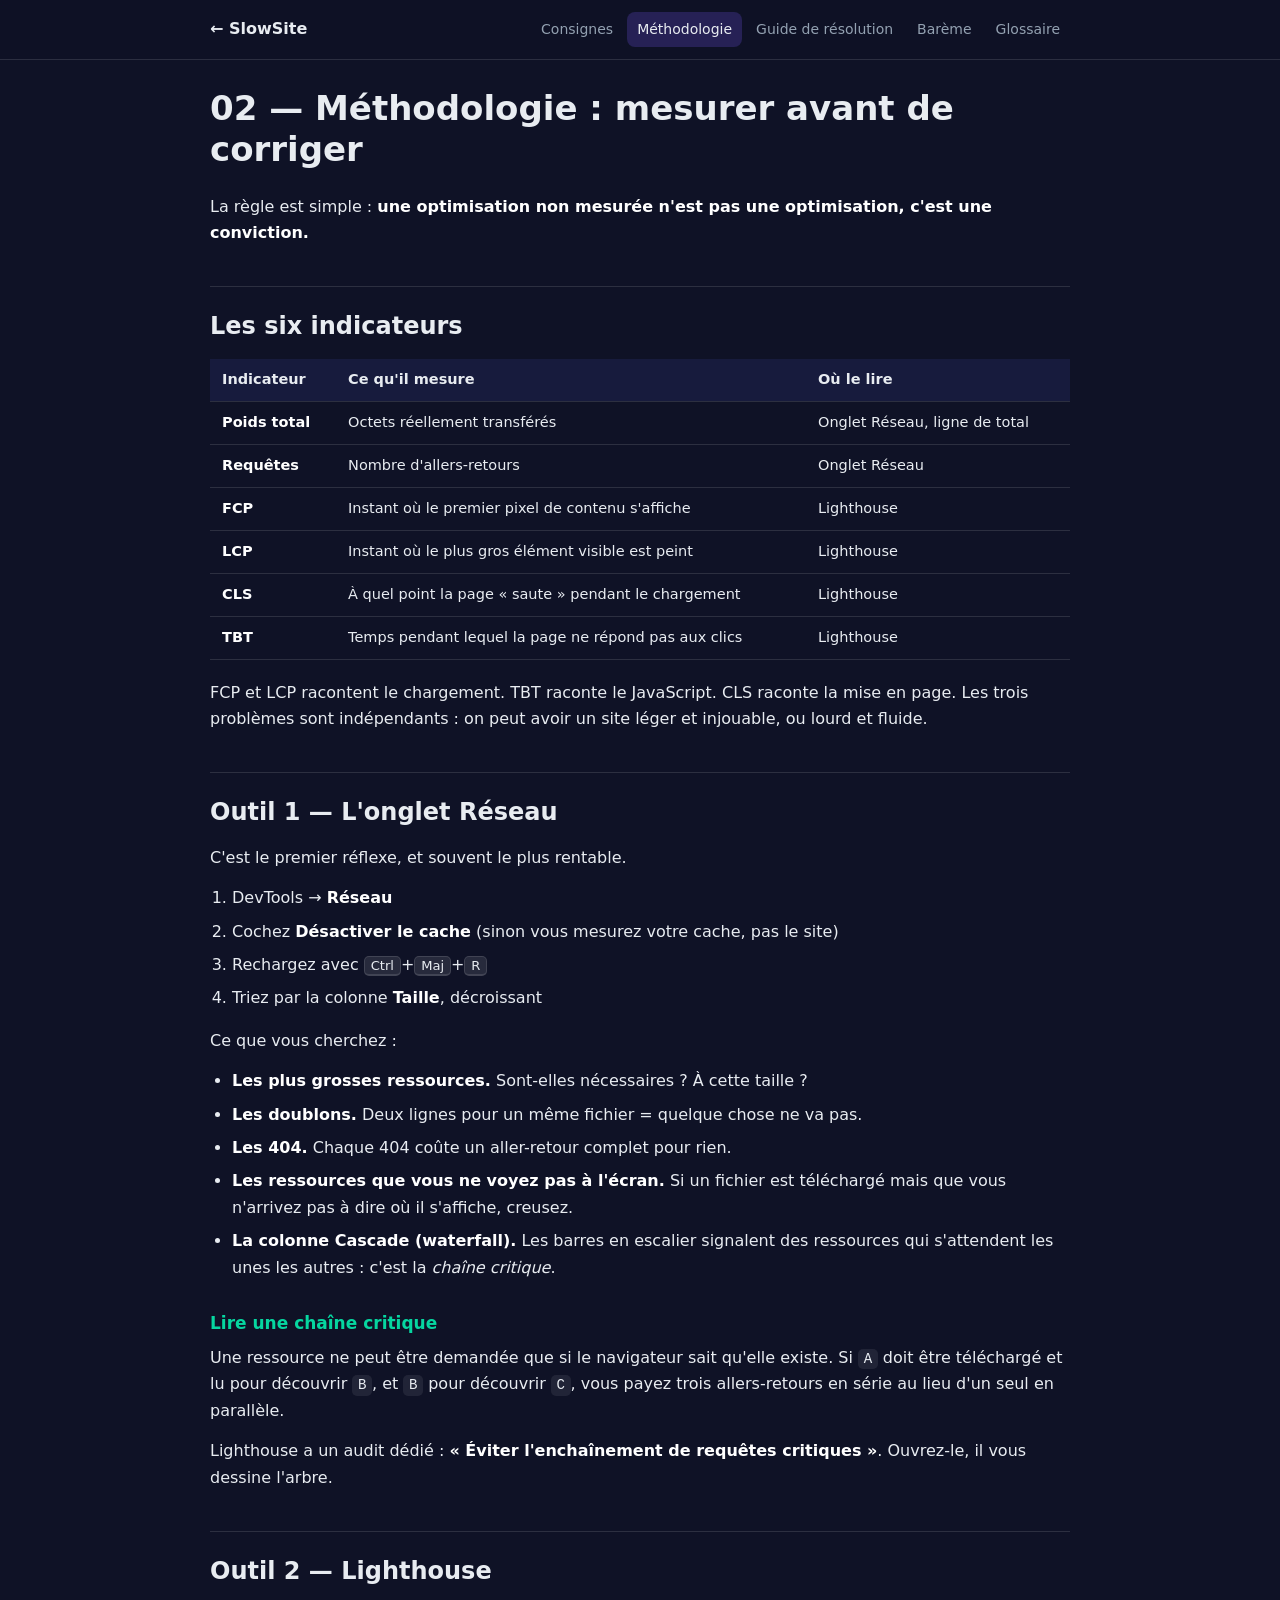
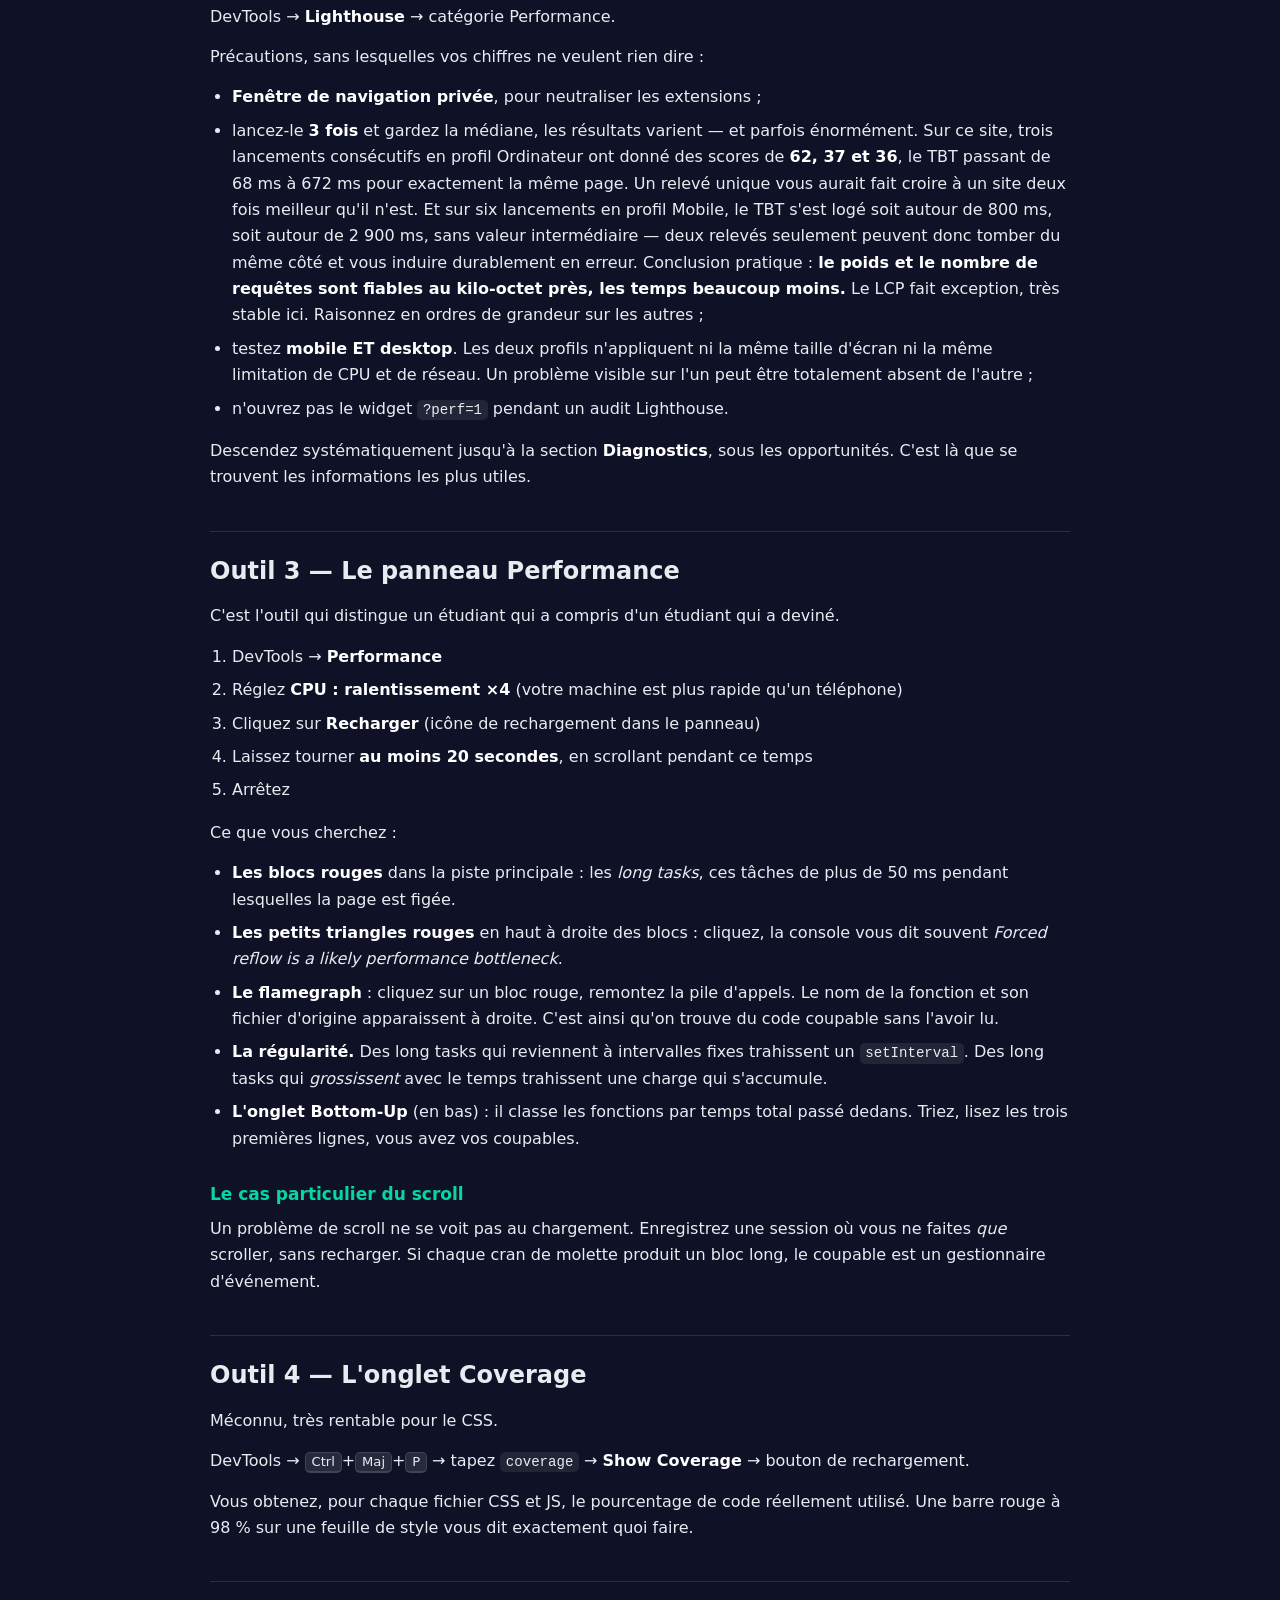
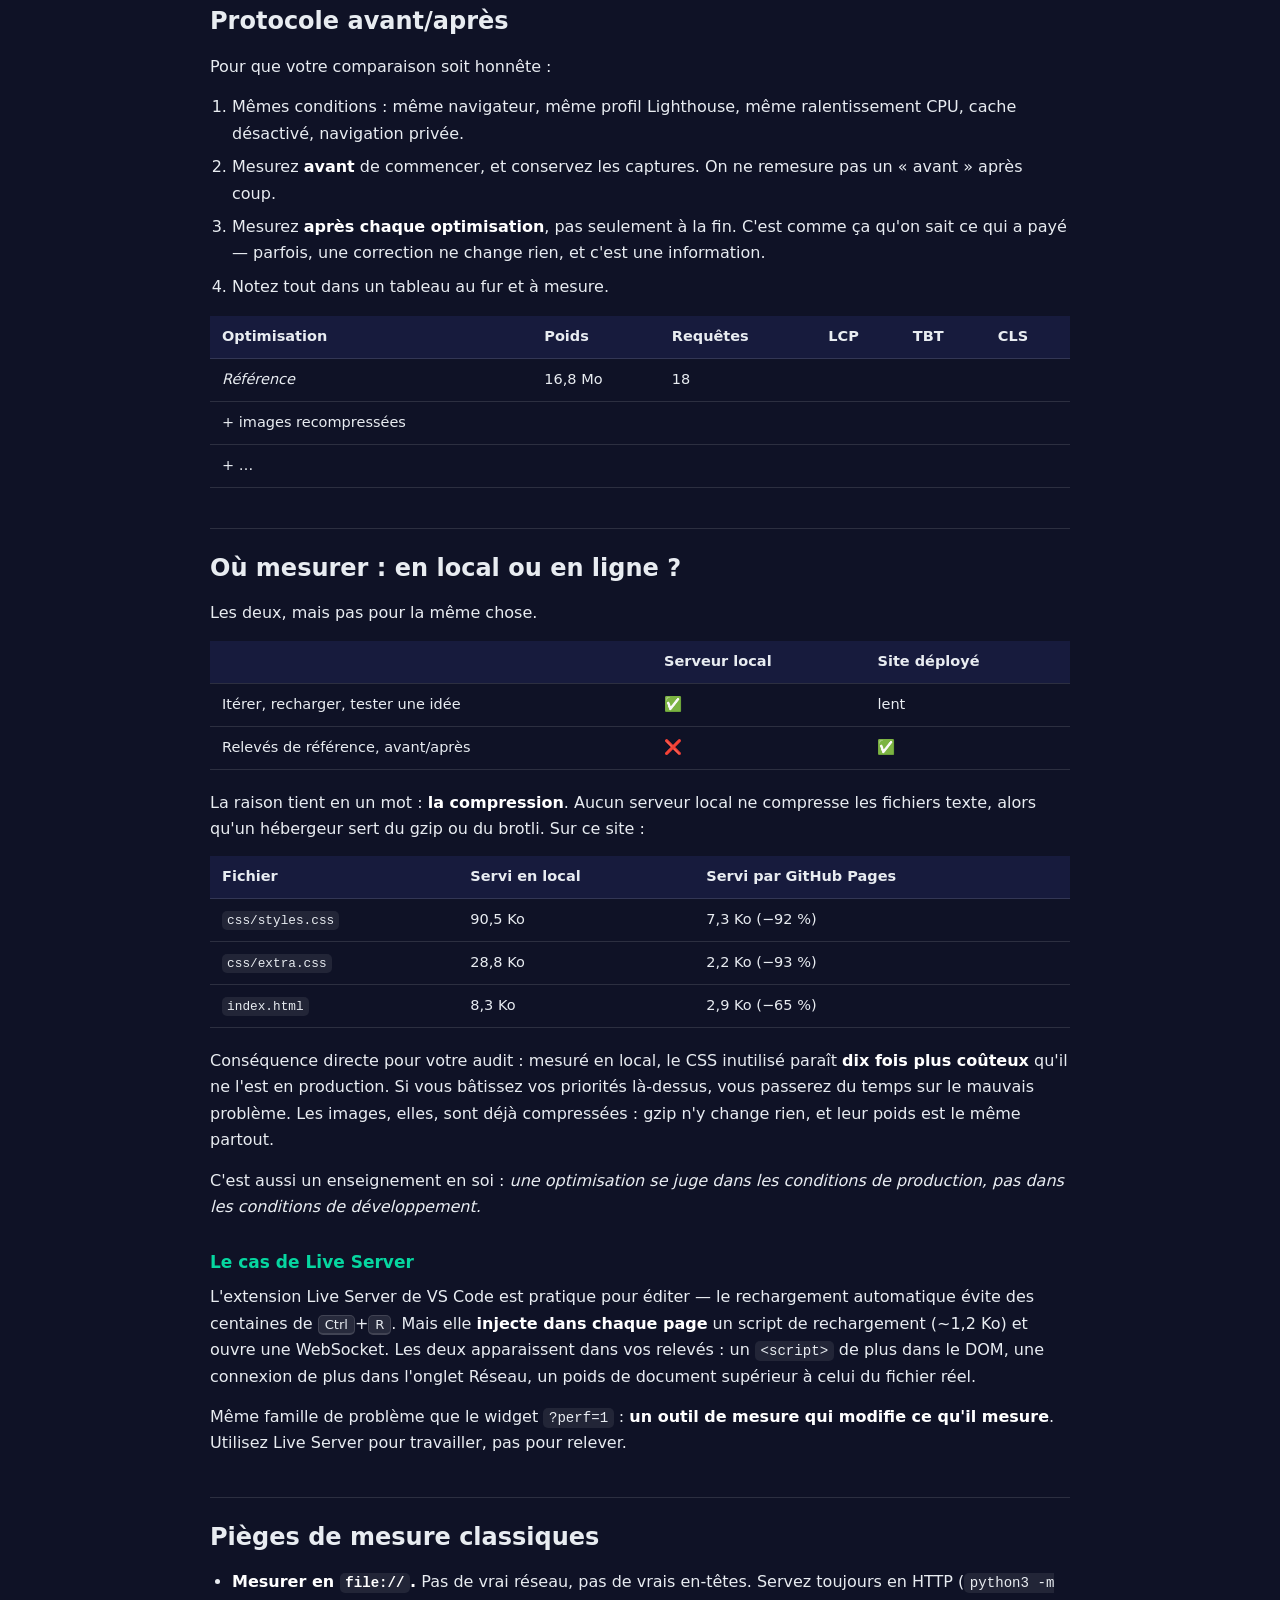
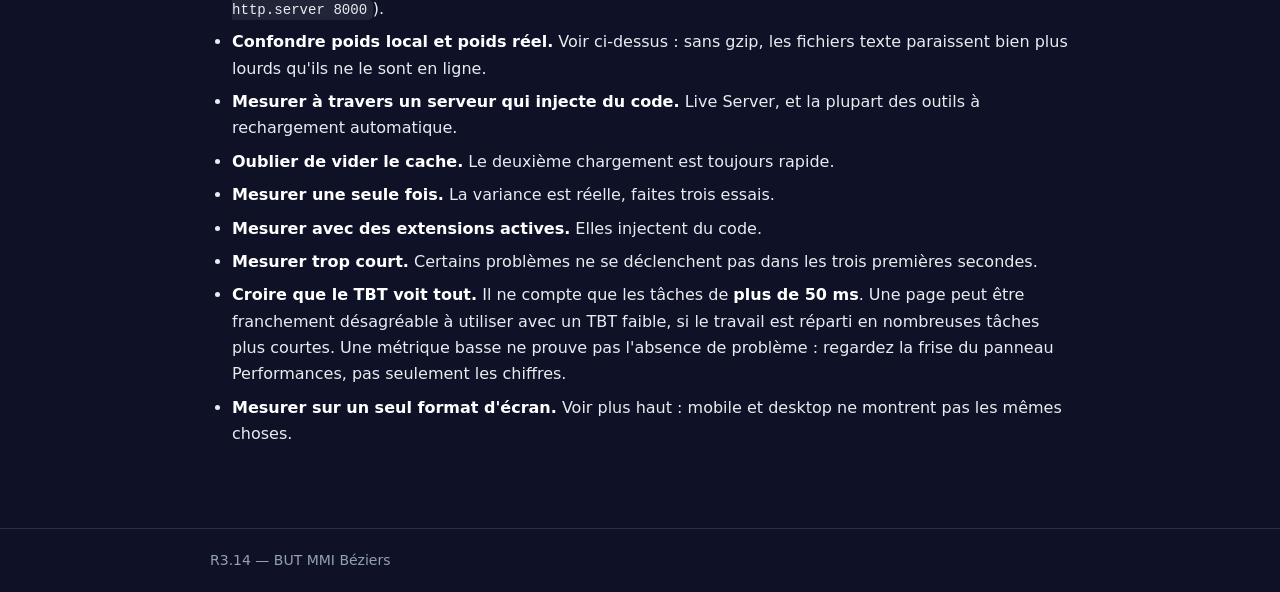
<file: methodologie.html>
<!DOCTYPE html>
<html lang="fr">
<head>
<meta charset="utf-8">
<meta name="viewport" content="width=device-width, initial-scale=1">
<title>Méthodologie — TP R3.14</title>
<meta name="description" content="La règle est simple : **une optimisation non mesurée n&#x27;est pas une">
<link rel="stylesheet" href="css/docs.css">
</head>
<body>
<!-- Page générée par tools/build-docs.py à partir de docs/02-methodologie.md.
     Ne pas modifier directement : éditer le Markdown puis régénérer. -->
<header class="docs-head">
  <div class="docs-wrap">
    <a class="docs-home" href="index.html">← SlowSite</a>
    <nav class="docs-nav"><a href="consignes.html">Consignes</a><a href="methodologie.html" class="on">Méthodologie</a><a href="guide.html">Guide de résolution</a><a href="bareme.html">Barème</a><a href="glossaire.html">Glossaire</a></nav>
  </div>
</header>
<main class="docs-wrap docs-body">
<h1>02 — Méthodologie : mesurer avant de corriger</h1>
<p>La règle est simple : <strong>une optimisation non mesurée n'est pas une optimisation, c'est une conviction.</strong></p>
<h2>Les six indicateurs</h2>
<div class="docs-table"><table>
<thead><tr><th>Indicateur</th><th>Ce qu'il mesure</th><th>Où le lire</th></tr></thead>
<tbody>
<tr><td><strong>Poids total</strong></td><td>Octets réellement transférés</td><td>Onglet Réseau, ligne de total</td></tr>
<tr><td><strong>Requêtes</strong></td><td>Nombre d'allers-retours</td><td>Onglet Réseau</td></tr>
<tr><td><strong>FCP</strong></td><td>Instant où le premier pixel de contenu s'affiche</td><td>Lighthouse</td></tr>
<tr><td><strong>LCP</strong></td><td>Instant où le plus gros élément visible est peint</td><td>Lighthouse</td></tr>
<tr><td><strong>CLS</strong></td><td>À quel point la page « saute » pendant le chargement</td><td>Lighthouse</td></tr>
<tr><td><strong>TBT</strong></td><td>Temps pendant lequel la page ne répond pas aux clics</td><td>Lighthouse</td></tr>
</tbody></table></div>
<p>FCP et LCP racontent le chargement. TBT raconte le JavaScript. CLS raconte la mise en page. Les trois problèmes sont indépendants : on peut avoir un site léger et injouable, ou lourd et fluide.</p>
<h2>Outil 1 — L'onglet Réseau</h2>
<p>C'est le premier réflexe, et souvent le plus rentable.</p>
<ol><li>DevTools → <strong>Réseau</strong></li><li>Cochez <strong>Désactiver le cache</strong> (sinon vous mesurez votre cache, pas le site)</li><li>Rechargez avec <kbd>Ctrl</kbd>+<kbd>Maj</kbd>+<kbd>R</kbd></li><li>Triez par la colonne <strong>Taille</strong>, décroissant</li></ol>
<p>Ce que vous cherchez :</p>
<ul><li><strong>Les plus grosses ressources.</strong> Sont-elles nécessaires ? À cette taille ?</li><li><strong>Les doublons.</strong> Deux lignes pour un même fichier = quelque chose ne va pas.</li><li><strong>Les 404.</strong> Chaque 404 coûte un aller-retour complet pour rien.</li><li><strong>Les ressources que vous ne voyez pas à l'écran.</strong> Si un fichier est téléchargé mais que vous n'arrivez pas à dire où il s'affiche, creusez.</li><li><strong>La colonne Cascade (waterfall).</strong> Les barres en escalier signalent des ressources qui s'attendent les unes les autres : c'est la <em>chaîne critique</em>.</li></ul>
<h3>Lire une chaîne critique</h3>
<p>Une ressource ne peut être demandée que si le navigateur sait qu'elle existe. Si <code>A</code> doit être téléchargé et lu pour découvrir <code>B</code>, et <code>B</code> pour découvrir <code>C</code>, vous payez trois allers-retours en série au lieu d'un seul en parallèle.</p>
<p>Lighthouse a un audit dédié : <strong>« Éviter l'enchaînement de requêtes critiques »</strong>. Ouvrez-le, il vous dessine l'arbre.</p>
<h2>Outil 2 — Lighthouse</h2>
<p>DevTools → <strong>Lighthouse</strong> → catégorie Performance.</p>
<p>Précautions, sans lesquelles vos chiffres ne veulent rien dire :</p>
<ul><li><strong>Fenêtre de navigation privée</strong>, pour neutraliser les extensions ;</li><li>lancez-le <strong>3 fois</strong> et gardez la médiane, les résultats varient — et parfois énormément. Sur ce site, trois lancements consécutifs en profil Ordinateur ont donné des scores de <strong>62, 37 et 36</strong>, le TBT passant de 68 ms à 672 ms pour exactement la même page. Un relevé unique vous aurait fait croire à un site deux fois meilleur qu'il n'est. Et sur six lancements en profil Mobile, le TBT s'est logé soit autour de 800 ms, soit autour de 2 900 ms, sans valeur intermédiaire — deux relevés seulement peuvent donc tomber du même côté et vous induire durablement en erreur. Conclusion pratique : <strong>le poids et le nombre de requêtes sont fiables au kilo-octet près, les temps beaucoup moins.</strong> Le LCP fait exception, très stable ici. Raisonnez en ordres de grandeur sur les autres ;</li><li>testez <strong>mobile ET desktop</strong>. Les deux profils n'appliquent ni la même taille d'écran ni la même limitation de CPU et de réseau. Un problème visible sur l'un peut être totalement absent de l'autre ;</li><li>n'ouvrez pas le widget <code>?perf=1</code> pendant un audit Lighthouse.</li></ul>
<p>Descendez systématiquement jusqu'à la section <strong>Diagnostics</strong>, sous les opportunités. C'est là que se trouvent les informations les plus utiles.</p>
<h2>Outil 3 — Le panneau Performance</h2>
<p>C'est l'outil qui distingue un étudiant qui a compris d'un étudiant qui a deviné.</p>
<ol><li>DevTools → <strong>Performance</strong></li><li>Réglez <strong>CPU : ralentissement ×4</strong> (votre machine est plus rapide qu'un téléphone)</li><li>Cliquez sur <strong>Recharger</strong> (icône de rechargement dans le panneau)</li><li>Laissez tourner <strong>au moins 20 secondes</strong>, en scrollant pendant ce temps</li><li>Arrêtez</li></ol>
<p>Ce que vous cherchez :</p>
<ul><li><strong>Les blocs rouges</strong> dans la piste principale : les <em>long tasks</em>, ces tâches de plus de 50 ms pendant lesquelles la page est figée.</li><li><strong>Les petits triangles rouges</strong> en haut à droite des blocs : cliquez, la console vous dit souvent <em>Forced reflow is a likely performance bottleneck</em>.</li><li><strong>Le flamegraph</strong> : cliquez sur un bloc rouge, remontez la pile d'appels. Le nom de la fonction et son fichier d'origine apparaissent à droite. C'est ainsi qu'on trouve du code coupable sans l'avoir lu.</li><li><strong>La régularité.</strong> Des long tasks qui reviennent à intervalles fixes trahissent un <code>setInterval</code>. Des long tasks qui <em>grossissent</em> avec le temps trahissent une charge qui s'accumule.</li><li><strong>L'onglet Bottom-Up</strong> (en bas) : il classe les fonctions par temps total passé dedans. Triez, lisez les trois premières lignes, vous avez vos coupables.</li></ul>
<h3>Le cas particulier du scroll</h3>
<p>Un problème de scroll ne se voit pas au chargement. Enregistrez une session où vous ne faites <em>que</em> scroller, sans recharger. Si chaque cran de molette produit un bloc long, le coupable est un gestionnaire d'événement.</p>
<h2>Outil 4 — L'onglet Coverage</h2>
<p>Méconnu, très rentable pour le CSS.</p>
<p>DevTools → <kbd>Ctrl</kbd>+<kbd>Maj</kbd>+<kbd>P</kbd> → tapez <code>coverage</code> → <strong>Show Coverage</strong> → bouton de rechargement.</p>
<p>Vous obtenez, pour chaque fichier CSS et JS, le pourcentage de code réellement utilisé. Une barre rouge à 98 % sur une feuille de style vous dit exactement quoi faire.</p>
<h2>Protocole avant/après</h2>
<p>Pour que votre comparaison soit honnête :</p>
<ol><li>Mêmes conditions : même navigateur, même profil Lighthouse, même ralentissement CPU, cache désactivé, navigation privée.</li><li>Mesurez <strong>avant</strong> de commencer, et conservez les captures. On ne remesure pas un « avant » après coup.</li><li>Mesurez <strong>après chaque optimisation</strong>, pas seulement à la fin. C'est comme ça qu'on sait ce qui a payé — parfois, une correction ne change rien, et c'est une information.</li><li>Notez tout dans un tableau au fur et à mesure.</li></ol>
<div class="docs-table"><table>
<thead><tr><th>Optimisation</th><th>Poids</th><th>Requêtes</th><th>LCP</th><th>TBT</th><th>CLS</th></tr></thead>
<tbody>
<tr><td><em>Référence</em></td><td>16,8 Mo</td><td>18</td><td></td><td></td><td></td></tr>
<tr><td>+ images recompressées</td><td></td><td></td><td></td><td></td><td></td></tr>
<tr><td>+ …</td><td></td><td></td><td></td><td></td><td></td></tr>
</tbody></table></div>
<h2>Où mesurer : en local ou en ligne ?</h2>
<p>Les deux, mais pas pour la même chose.</p>
<div class="docs-table"><table>
<thead><tr><th></th><th>Serveur local</th><th>Site déployé</th></tr></thead>
<tbody>
<tr><td>Itérer, recharger, tester une idée</td><td>✅</td><td>lent</td></tr>
<tr><td>Relevés de référence, avant/après</td><td>❌</td><td>✅</td></tr>
</tbody></table></div>
<p>La raison tient en un mot : <strong>la compression</strong>. Aucun serveur local ne compresse les fichiers texte, alors qu'un hébergeur sert du gzip ou du brotli. Sur ce site :</p>
<div class="docs-table"><table>
<thead><tr><th>Fichier</th><th>Servi en local</th><th>Servi par GitHub Pages</th></tr></thead>
<tbody>
<tr><td><code>css/styles.css</code></td><td>90,5 Ko</td><td>7,3 Ko (−92 %)</td></tr>
<tr><td><code>css/extra.css</code></td><td>28,8 Ko</td><td>2,2 Ko (−93 %)</td></tr>
<tr><td><code>index.html</code></td><td>8,3 Ko</td><td>2,9 Ko (−65 %)</td></tr>
</tbody></table></div>
<p>Conséquence directe pour votre audit : mesuré en local, le CSS inutilisé paraît <strong>dix fois plus coûteux</strong> qu'il ne l'est en production. Si vous bâtissez vos priorités là-dessus, vous passerez du temps sur le mauvais problème. Les images, elles, sont déjà compressées : gzip n'y change rien, et leur poids est le même partout.</p>
<p>C'est aussi un enseignement en soi : <em>une optimisation se juge dans les conditions de production, pas dans les conditions de développement.</em></p>
<h3>Le cas de Live Server</h3>
<p>L'extension Live Server de VS Code est pratique pour éditer — le rechargement automatique évite des centaines de <kbd>Ctrl</kbd>+<kbd>R</kbd>. Mais elle <strong>injecte dans chaque page</strong> un script de rechargement (~1,2 Ko) et ouvre une WebSocket. Les deux apparaissent dans vos relevés : un <code>&lt;script&gt;</code> de plus dans le DOM, une connexion de plus dans l'onglet Réseau, un poids de document supérieur à celui du fichier réel.</p>
<p>Même famille de problème que le widget <code>?perf=1</code> : <strong>un outil de mesure qui modifie ce qu'il mesure</strong>. Utilisez Live Server pour travailler, pas pour relever.</p>
<h2>Pièges de mesure classiques</h2>
<ul><li><strong>Mesurer en <code>file://</code>.</strong> Pas de vrai réseau, pas de vrais en-têtes. Servez toujours en HTTP (<code>python3 -m http.server 8000</code>).</li><li><strong>Confondre poids local et poids réel.</strong> Voir ci-dessus : sans gzip, les fichiers texte paraissent bien plus lourds qu'ils ne le sont en ligne.</li><li><strong>Mesurer à travers un serveur qui injecte du code.</strong> Live Server, et la plupart des outils à rechargement automatique.</li><li><strong>Oublier de vider le cache.</strong> Le deuxième chargement est toujours rapide.</li><li><strong>Mesurer une seule fois.</strong> La variance est réelle, faites trois essais.</li><li><strong>Mesurer avec des extensions actives.</strong> Elles injectent du code.</li><li><strong>Mesurer trop court.</strong> Certains problèmes ne se déclenchent pas dans les trois premières secondes.</li><li><strong>Croire que le TBT voit tout.</strong> Il ne compte que les tâches de <strong>plus de 50 ms</strong>. Une page peut être franchement désagréable à utiliser avec un TBT faible, si le travail est réparti en nombreuses tâches plus courtes. Une métrique basse ne prouve pas l'absence de problème : regardez la frise du panneau Performances, pas seulement les chiffres.</li><li><strong>Mesurer sur un seul format d'écran.</strong> Voir plus haut : mobile et desktop ne montrent pas les mêmes choses.</li></ul>
</main>
<footer class="docs-foot">
  <div class="docs-wrap">R3.14 — BUT MMI Béziers</div>
</footer>
</body>
</html>
</file>
<file: css/docs.css>
/* docs.css — feuille de style des pages de consignes.
   Volontairement autonome : elle ne dépend pas de css/styles.css, pour que
   les consignes restent lisibles et rapides pendant que le site principal
   est en cours d'optimisation. Polices système, aucune ressource externe. */

:root{
  --bg:#0f1226; --fg:#E8ECF1; --muted:#93A1B1; --primary:#9C86FF;
  --accent:#06D6A0; --card:#171B3D; --line:rgba(255,255,255,.12);
}

*{box-sizing:border-box}
html{-webkit-text-size-adjust:100%}
body{
  margin:0; background:var(--bg); color:var(--fg);
  font:16px/1.65 system-ui,-apple-system,"Segoe UI",Roboto,Helvetica,Arial,sans-serif;
}

.docs-wrap{width:min(860px,100% - 32px);margin-inline:auto}

.docs-head{
  position:sticky; top:0; z-index:5;
  background:rgba(15,18,38,.96); border-bottom:1px solid var(--line);
}
.docs-head .docs-wrap{
  display:flex; align-items:center; justify-content:space-between;
  gap:16px; flex-wrap:wrap; padding:12px 0;
}
.docs-home{color:var(--fg);text-decoration:none;font-weight:600;white-space:nowrap}
.docs-home:hover{color:var(--accent)}
.docs-nav{display:flex;flex-wrap:wrap;gap:4px}
.docs-nav a{
  color:var(--muted); text-decoration:none; font-size:14px;
  padding:6px 10px; border-radius:8px;
}
.docs-nav a:hover{color:var(--fg);background:rgba(255,255,255,.06)}
.docs-nav a.on{color:var(--fg);background:rgba(124,92,255,.22)}

.docs-body{padding:28px 0 64px}
.docs-body h1{font-size:clamp(24px,3.4vw,34px);line-height:1.2;margin:0 0 24px}
.docs-body h2{
  font-size:clamp(19px,2.4vw,24px); margin:40px 0 12px;
  padding-top:20px; border-top:1px solid var(--line);
}
.docs-body h3{font-size:17px;margin:28px 0 8px;color:var(--accent)}
.docs-body h4{font-size:15px;margin:20px 0 6px;color:var(--muted)}
.docs-body h5{font-size:14px;margin:22px 0 8px;color:var(--fg);
  text-transform:uppercase;letter-spacing:.06em;opacity:.75}
.docs-body h6{font-size:14px;margin:18px 0 6px;color:var(--muted)}
.docs-body p{margin:0 0 14px}
.docs-body ul,.docs-body ol{margin:0 0 16px;padding-left:22px}
.docs-body li{margin-bottom:7px}
.docs-body a{color:var(--primary);overflow-wrap:anywhere}
.docs-body hr{border:0;border-top:1px solid var(--line);margin:36px 0}
.docs-body strong{color:#fff}

code{
  font-family:ui-monospace,SFMono-Regular,Menlo,Consolas,monospace;
  font-size:.88em; background:rgba(255,255,255,.08);
  padding:.15em .4em; border-radius:5px; word-break:break-word;
}
pre{
  background:#0b0e22; border:1px solid var(--line); border-radius:10px;
  padding:14px 16px; overflow-x:auto; margin:0 0 18px;
}
pre code{background:none;padding:0;font-size:13px;line-height:1.55;word-break:normal}

kbd{
  font-family:inherit; font-size:.82em; background:rgba(255,255,255,.1);
  border:1px solid var(--line); border-bottom-width:2px;
  border-radius:5px; padding:.1em .45em; white-space:nowrap;
}

blockquote{
  margin:0 0 18px; padding:12px 16px;
  background:rgba(124,92,255,.12); border-left:3px solid var(--primary);
  border-radius:0 8px 8px 0;
}
blockquote p:last-child{margin-bottom:0}

.docs-table{overflow-x:auto;margin:0 0 20px}
table{border-collapse:collapse;width:100%;font-size:14.5px}
th,td{padding:9px 12px;border-bottom:1px solid var(--line);text-align:left;vertical-align:top}
th{background:var(--card);font-weight:600;white-space:nowrap}
tbody tr:hover{background:rgba(255,255,255,.03)}

.docs-foot{
  border-top:1px solid var(--line); padding:20px 0;
  color:var(--muted); font-size:14px;
}

@media (max-width:560px){
  body{font-size:15px}
  .docs-head .docs-wrap{padding:10px 0}
  th,td{padding:8px 10px}
}
</file>
